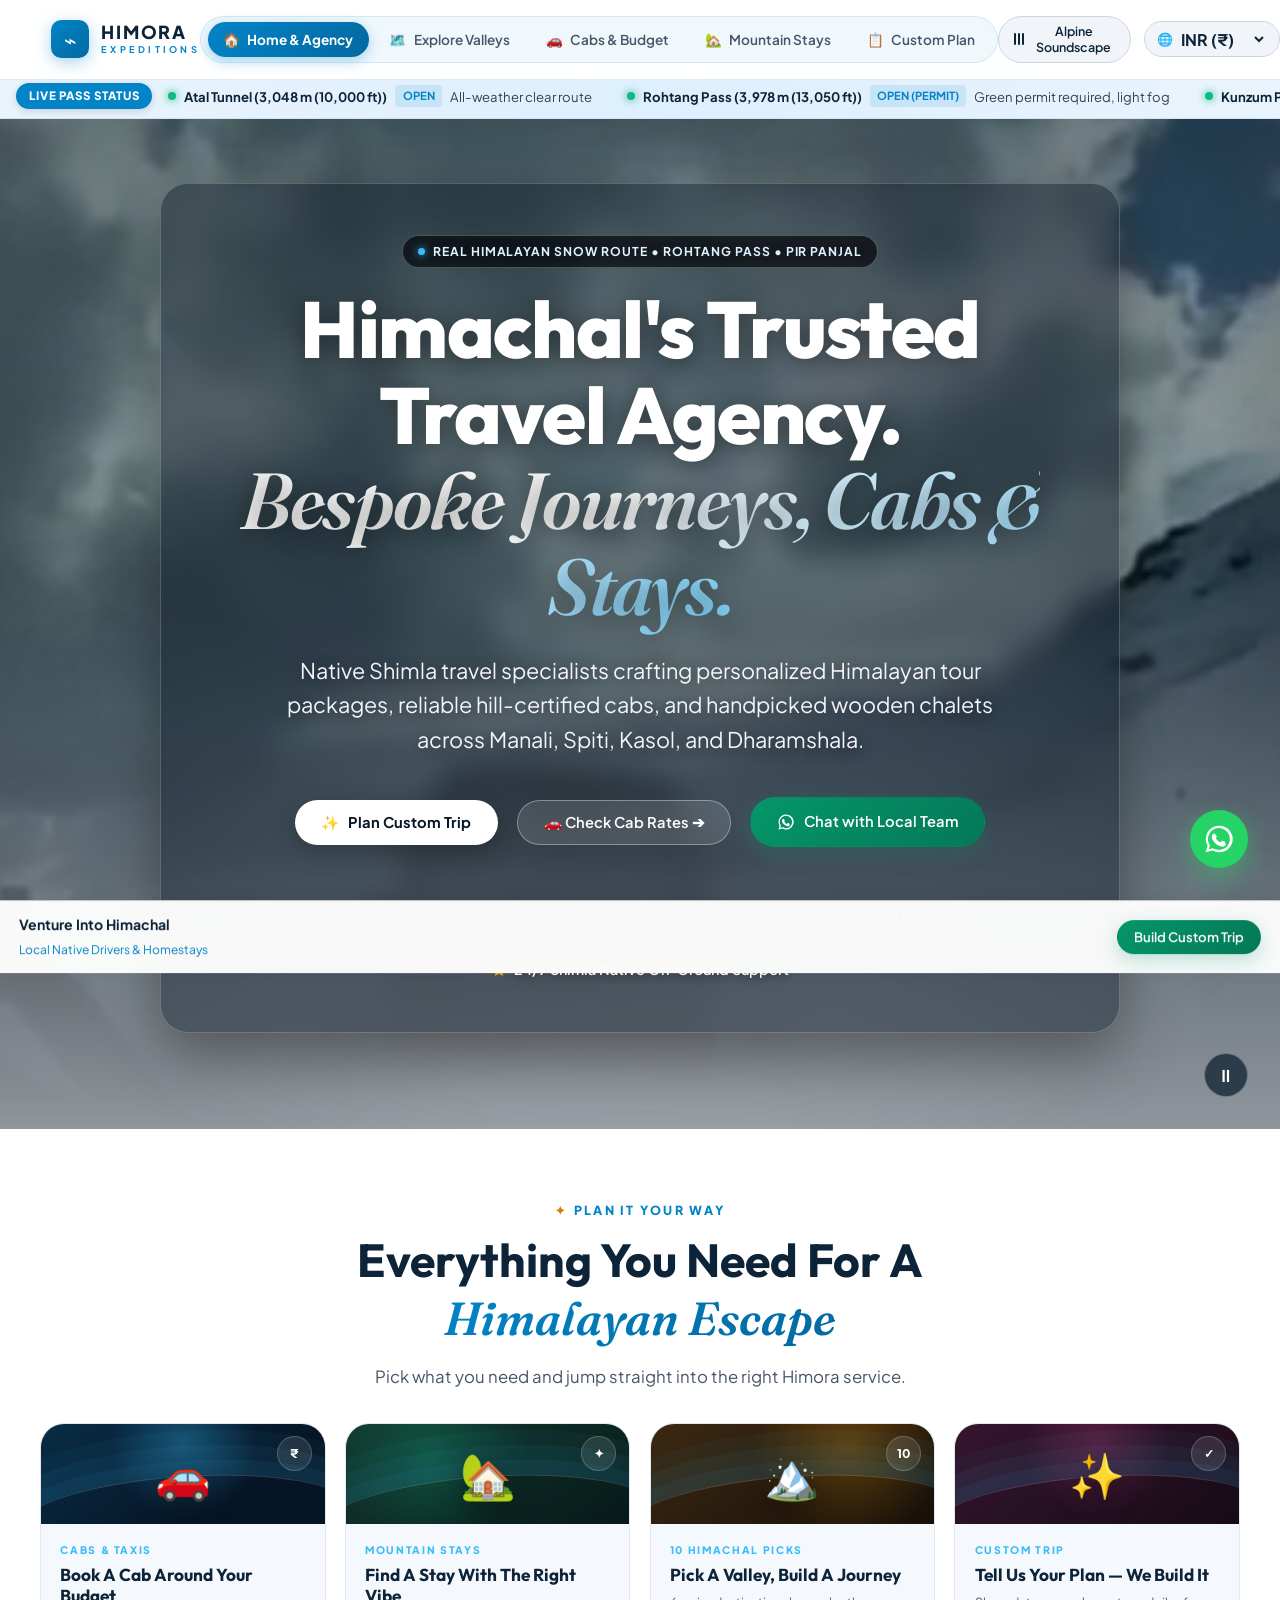
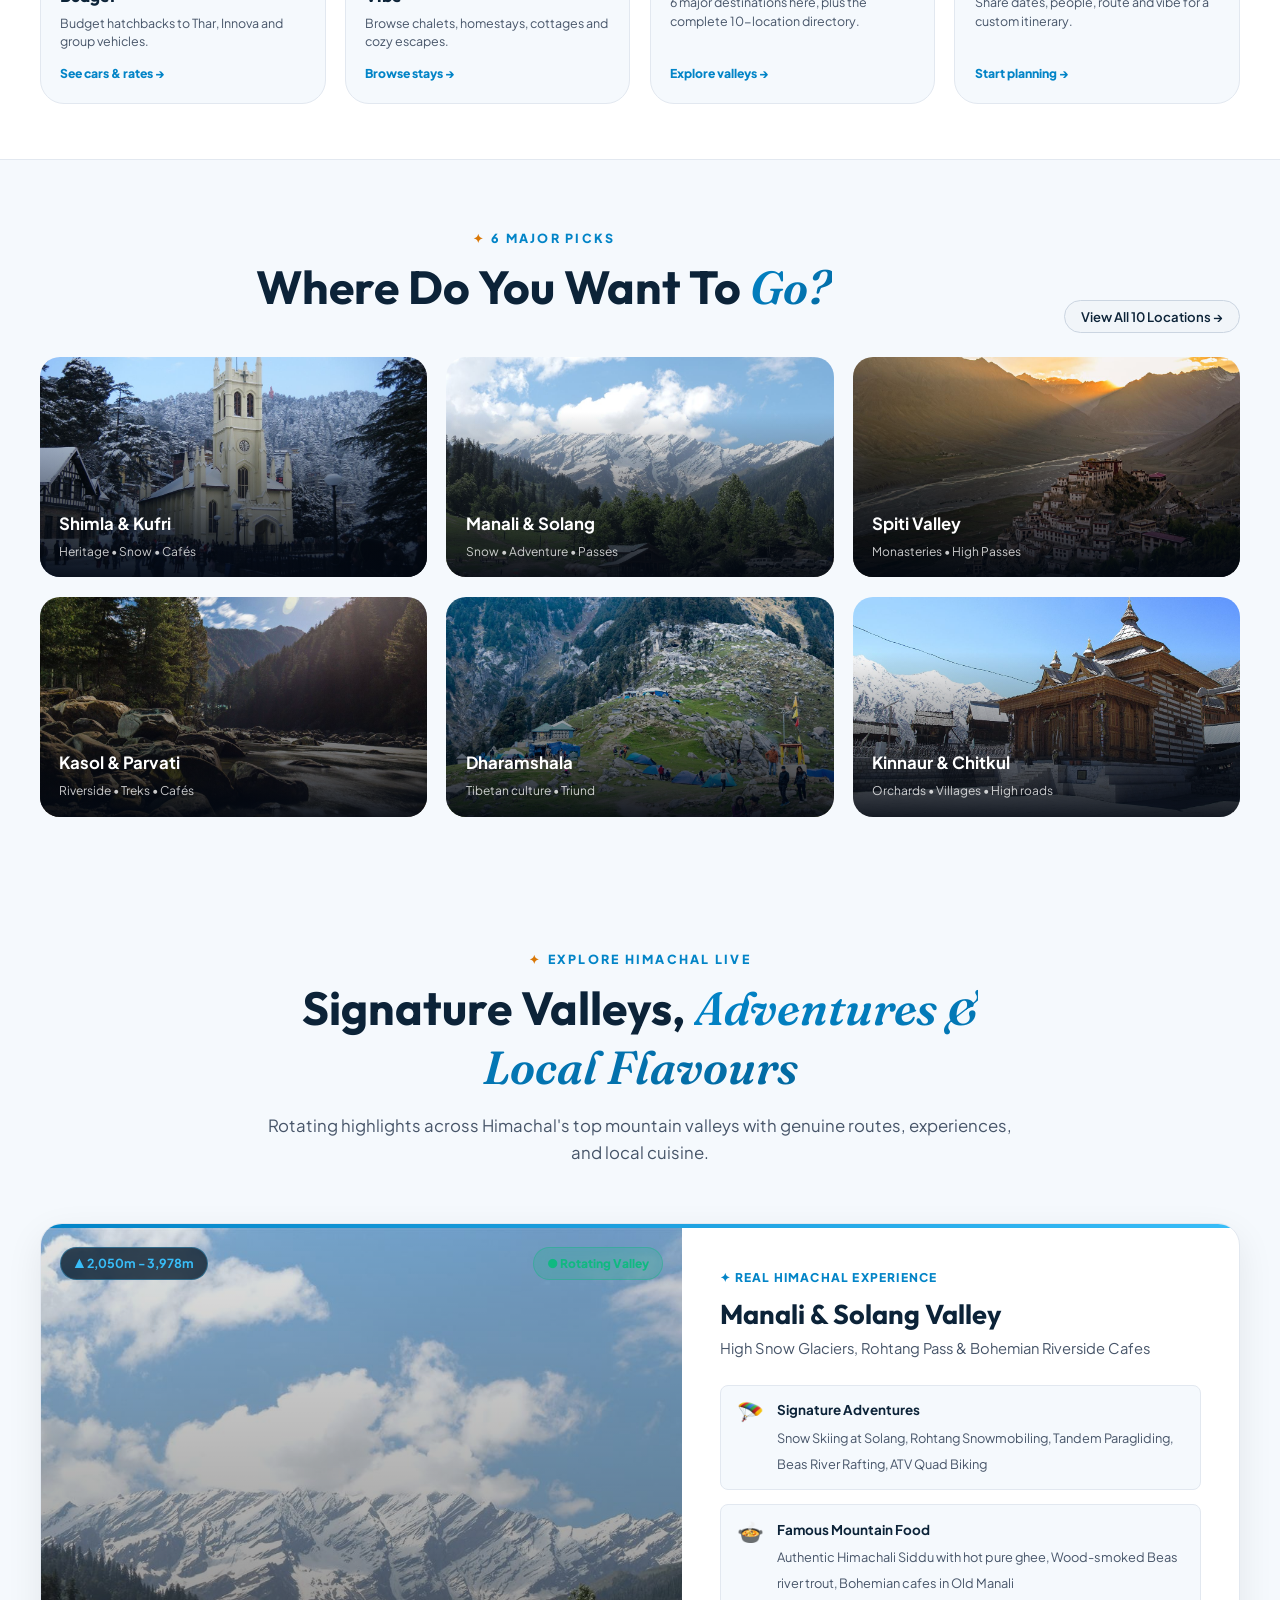
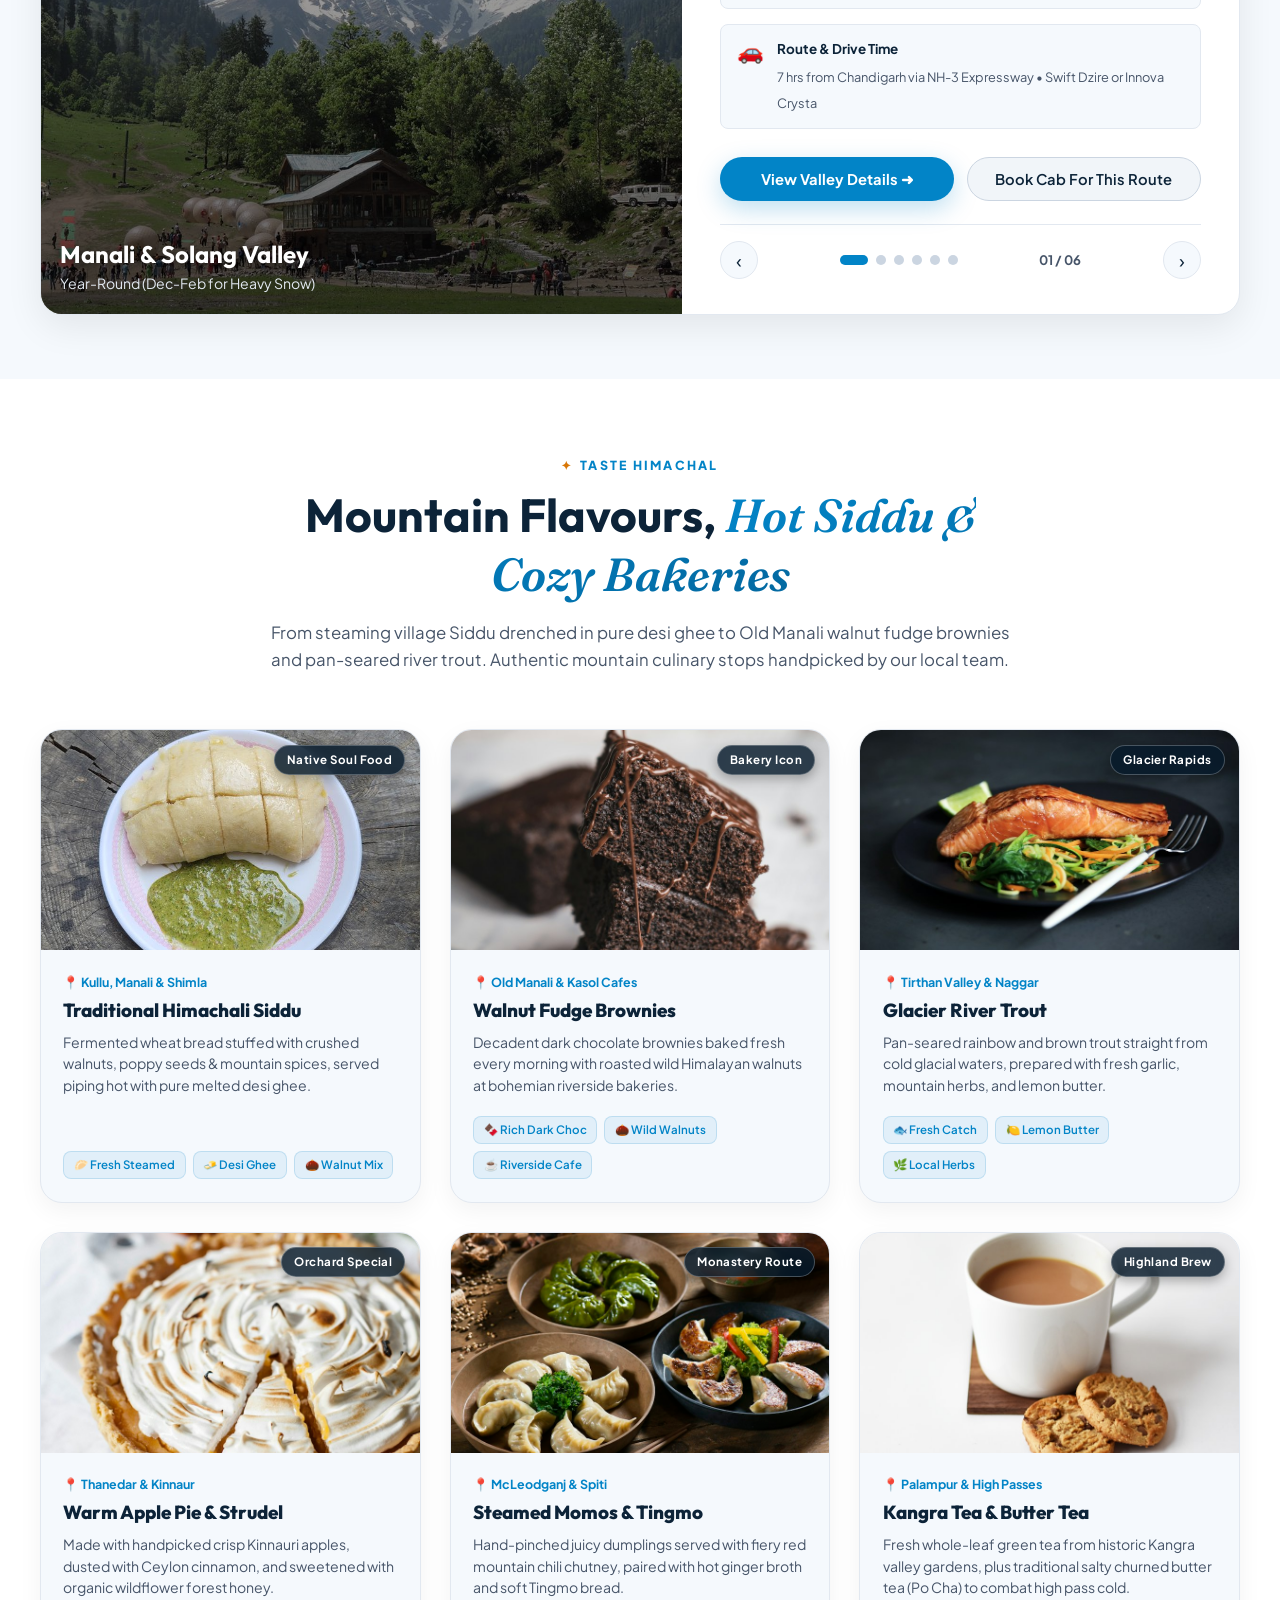
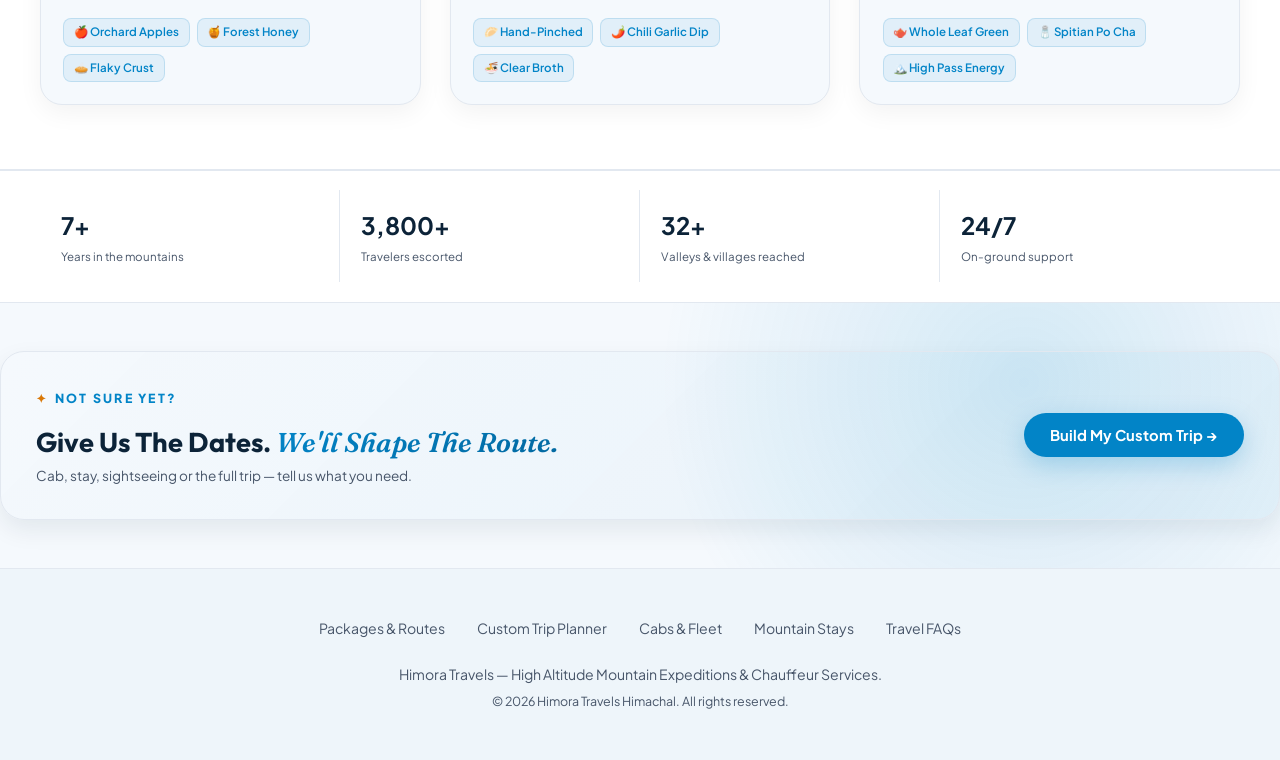
<file: index.html>
<!DOCTYPE html>
<html lang="en">
<head>
  <meta charset="UTF-8">
  <meta name="viewport" content="width=device-width, initial-scale=1.0">
  <title>Himora Travels — Bespoke Himalayan Expeditions & Luxury Mountain Journeys</title>
  <meta name="description" content="Handcrafted Himalayan expeditions, private 4x4 chauffeur tours, boutique valley stays, and local expertise. Based in Shimla, Himachal Pradesh.">
  <meta name="theme-color" content="#071a2b">

  <!-- Open Graph / WhatsApp / Facebook Preview Cards -->
  <meta property="og:type" content="website">
  <meta property="og:title" content="Himora Travels — Bespoke Himalayan Expeditions &amp; Luxury Mountain Journeys">
  <meta property="og:description" content="Native Shimla travel specialists crafting personalized Himalayan tour packages, reliable hill-certified cabs, and handpicked wooden chalets across Manali, Spiti, Kasol, and Dharamshala.">
  <meta property="og:image" content="images/landmarks/solang.jpg">
  <meta property="og:url" content="https://ashu02-dev.github.io/himora-travels/">

  <!-- Twitter Card -->
  <meta name="twitter:card" content="summary_large_image">
  <meta name="twitter:title" content="Himora Travels — Himachal's Trusted Travel Agency">
  <meta name="twitter:description" content="Bespoke journeys, certified mountain cabs &amp; cozy chalets across Himachal Pradesh.">
  <meta name="twitter:image" content="images/landmarks/solang.jpg">

  <!-- Preconnect to Google Fonts -->
  <link rel="preconnect" href="https://fonts.googleapis.com">
  <link rel="preconnect" href="https://fonts.gstatic.com" crossorigin>
  <link href="https://fonts.googleapis.com/css2?family=Fraunces:ital,opsz,wght@0,9..144,400;0,9..144,600;0,9..144,700;1,9..144,500;1,9..144,600&family=Outfit:wght@400;500;600;700;800&family=Plus+Jakarta+Sans:wght@400;500;600;700&display=swap" rel="stylesheet">

  <link rel="stylesheet" href="css/main.css">
</head>
<body>

  <!-- ===================================================================
       1. SITE HEADER & NAVIGATION
       =================================================================== -->
  <header class="site-header">
    <a href="#top" class="wordmark" aria-label="Himora Travels Home">
      <div class="wordmark-symbol">⌁</div>
      <div class="wordmark-text">
        <span class="wordmark-main">HIMORA</span>
        <span class="wordmark-sub">EXPEDITIONS</span>
      </div>
    </a>

    <nav class="main-nav" aria-label="Main Navigation">
      <a href="#" data-switch-tab="home" class="nav-tab-link is-active"><span>🏠</span> Home &amp; Agency</a>
      <a href="#" data-switch-tab="explore" class="nav-tab-link"><span>🗺️</span> Explore Valleys</a>
      <a href="#" data-switch-tab="cabs" class="nav-tab-link"><span>🚗</span> Cabs &amp; Budget</a>
      <a href="#" data-switch-tab="stays" class="nav-tab-link"><span>🏡</span> Mountain Stays</a>
      <a href="#" data-switch-tab="booking" class="nav-tab-link"><span>📋</span> Custom Plan</a>
    </nav>

    <div class="header-right">
      <!-- Ambient Mountain Soundscape Synthesizer -->
      <button class="soundscape-pill" id="soundscapeToggle" aria-pressed="false" title="Toggle realistic mountain wind & singing bowl">
        <span class="sound-waves">
          <span></span><span></span><span></span>
        </span>
        <span class="soundscape-label-text" id="soundscapeLabel">Alpine Soundscape</span>
      </button>

      <!-- Multi-currency Selector -->
      <div class="currency-select-wrap">
        <span>🌐</span>
        <select id="currencySelector" aria-label="Select Currency">
          <option value="INR">INR (₹)</option>
          <option value="USD">USD ($)</option>
          <option value="EUR">EUR (€)</option>
          <option value="GBP">GBP (£)</option>
          <option value="AUD">AUD (A$)</option>
        </select>
      </div>

      <!-- Theme Toggle (Light / Dark) -->
      <button class="theme-toggle-btn" id="themeToggleBtn" aria-label="Toggle Light or Dark Theme" title="Toggle Light/Dark Theme">
        <span id="themeToggleIcon">🌙</span>
      </button>

      <a href="#" data-switch-tab="booking" class="btn btn-solid btn-sm">Plan Trip</a>
    </div>
  </header>

  <!-- ===================================================================
       2. LIVE MOUNTAIN TELEMETRY TICKER
       =================================================================== -->
  <div class="telemetry-ticker-bar" aria-label="Live Mountain Pass Status">
    <div class="ticker-label">LIVE PASS STATUS</div>
    <div class="ticker-track" id="passStatusTicker">
      <!-- Injected via app.js -->
    </div>
  </div>


  <main id="top">

    <!-- ===================================================================
         PANEL 1: HOME & WHAT WE DO (CRISP, NON-LENGTHY, AUTO-SHOWCASE, VIDEO)
         =================================================================== -->
    <div class="agency-tab-panel is-active" id="tab-home"><section class="hero">
        <div class="hero-video-backdrop">
          <video id="heroVideo" class="hero-cinematic-video" autoplay muted loop playsinline preload="metadata" poster="images/landmarks/rohtang.jpg">
            <source src="assets/video/himalaya_snow_drive.webm" type="video/webm">
          </video>
        </div>
        <div class="hero-gradient-overlay"></div>
        <button class="hero-video-toggle" id="heroVideoToggle" aria-label="Pause/Play Video" title="Pause/Play Himalayan Snow Drive Video">⏸</button>

        <div class="hero-content">
          <div class="hero-video-badge">
            <span class="pulse-dot"></span> REAL HIMALAYAN SNOW ROUTE • ROHTANG PASS • PIR PANJAL
          </div>

          <h1>
            Himachal's Trusted Travel Agency.<br>
            <strong>Bespoke Journeys, Cabs &amp; Stays.</strong>
          </h1>

          <p class="hero-subtitle">
            Native Shimla travel specialists crafting personalized Himalayan tour packages, reliable hill-certified cabs, and handpicked wooden chalets across Manali, Spiti, Kasol, and Dharamshala.
          </p>

          <div class="hero-cta-group">
            <button class="btn btn-solid" data-switch-tab="booking">
              <span>✨</span> Plan Custom Trip
            </button>
            <button class="btn btn-outline" data-switch-tab="cabs">
              🚗 Check Cab Rates ➔
            </button>
            <a href="#" class="btn btn-emerald js-whatsapp-direct" data-msg="Hello Himora Travels! I would like to consult with a mountain specialist.">
              <svg width="18" height="18" viewBox="0 0 24 24" fill="currentColor"><path d="M12 2a10 10 0 0 0-8.6 15L2 22l5.2-1.4A10 10 0 1 0 12 2zm0 18.2a8.2 8.2 0 0 1-4.2-1.1l-.3-.2-3.1.8.8-3-.2-.3A8.2 8.2 0 1 1 12 20.2zm4.5-6.1c-.2-.1-1.5-.7-1.7-.8-.2-.1-.4-.1-.6.1-.2.2-.7.8-.8 1-.1.2-.3.2-.5.1-1.4-.7-2.3-1.2-3.2-2.8-.2-.4.2-.4.6-1.2.1-.1 0-.3 0-.4L9.3 8.4c-.2-.4-.4-.4-.6-.4h-.5c-.2 0-.5.1-.7.3-.2.2-.9.9-.9 2.2s.9 2.6 1.1 2.8c.1.2 1.8 2.8 4.5 3.8 2.1.8 2.5.6 3 .6.5 0 1.5-.6 1.7-1.2.2-.6.2-1.1.1-1.2-.1-.1-.3-.2-.5-.3z"/></svg>
              Chat with Local Team
            </a>
          </div>

          <div class="hero-highlights-strip">
            <span><svg width="16" height="16" viewBox="0 0 24 24" fill="currentColor"><path d="M12 2l3.09 6.26L22 9.27l-5 4.87 1.18 6.88L12 17.77l-6.18 3.25L7 14.14 2 9.27l6.91-1.01L12 2z"/></svg> Licensed Hill Drivers &amp; Snow Chains</span>
            <span><svg width="16" height="16" viewBox="0 0 24 24" fill="currentColor"><path d="M12 2l3.09 6.26L22 9.27l-5 4.87 1.18 6.88L12 17.77l-6.18 3.25L7 14.14 2 9.27l6.91-1.01L12 2z"/></svg> Transparent Per-KM / Fixed Route Rates</span>
            <span><svg width="16" height="16" viewBox="0 0 24 24" fill="currentColor"><path d="M12 2l3.09 6.26L22 9.27l-5 4.87 1.18 6.88L12 17.77l-6.18 3.25L7 14.14 2 9.27l6.91-1.01L12 2z"/></svg> 24/7 Shimla Native On-Ground Support</span>
          </div>
        </div>
      </section>
<section class="home-command-section"><div class="container"><div class="section-head home-command-head"><span class="section-tag">Plan It Your Way</span><h2>Everything You Need For A <strong>Himalayan Escape</strong></h2><p>Pick what you need and jump straight into the right Himora service.</p></div><div class="home-command-grid">
<div class="home-command-card" role="button" tabindex="0" data-switch-tab="cabs"><div class="home-command-art"><span>🚗</span><i>₹</i></div><div class="home-command-copy"><span class="home-command-kicker">CABS &amp; TAXIS</span><h3>Book A Cab Around Your Budget</h3><p>Budget hatchbacks to Thar, Innova and group vehicles.</p><span class="home-command-link">See cars &amp; rates →</span></div></div>
<div class="home-command-card home-command-stay" role="button" tabindex="0" data-switch-tab="stays"><div class="home-command-art"><span>🏡</span><i>✦</i></div><div class="home-command-copy"><span class="home-command-kicker">MOUNTAIN STAYS</span><h3>Find A Stay With The Right Vibe</h3><p>Browse chalets, homestays, cottages and cozy escapes.</p><span class="home-command-link">Browse stays →</span></div></div>
<div class="home-command-card home-command-trip" role="button" tabindex="0" data-switch-tab="explore"><div class="home-command-art"><span>🏔️</span><i>10</i></div><div class="home-command-copy"><span class="home-command-kicker">10 HIMACHAL PICKS</span><h3>Pick A Valley, Build A Journey</h3><p>6 major destinations here, plus the complete 10-location directory.</p><span class="home-command-link">Explore valleys →</span></div></div>
<div class="home-command-card home-command-plan" role="button" tabindex="0" data-switch-tab="booking"><div class="home-command-art"><span>✨</span><i>✓</i></div><div class="home-command-copy"><span class="home-command-kicker">CUSTOM TRIP</span><h3>Tell Us Your Plan — We Build It</h3><p>Share dates, people, route and vibe for a custom itinerary.</p><span class="home-command-link">Start planning →</span></div></div>
</div></div></section>
<section class="home-destinations-section"><div class="container"><div class="home-destinations-top"><div class="section-head" style="margin-bottom:0"><span class="section-tag">6 Major Picks</span><h2>Where Do You Want To <strong>Go?</strong></h2></div><button class="btn btn-outline btn-sm" data-switch-tab="explore">View All 10 Locations →</button></div><div class="home-destination-grid">
<div class="home-destination-card" role="button" tabindex="0" data-switch-tab="explore"><img src="images/landmarks/ridge_church.jpg" alt="Shimla & Kufri" loading="lazy"><span><b>Shimla &amp; Kufri</b><small>Heritage • Snow • Cafés</small></span></div>
<div class="home-destination-card" role="button" tabindex="0" data-switch-tab="explore"><img src="images/landmarks/solang.jpg" alt="Manali & Solang" loading="lazy"><span><b>Manali &amp; Solang</b><small>Snow • Adventure • Passes</small></span></div>
<div class="home-destination-card" role="button" tabindex="0" data-switch-tab="explore"><img src="images/landmarks/key_monastery.jpg" alt="Spiti Valley" loading="lazy"><span><b>Spiti Valley</b><small>Monasteries • High Passes</small></span></div>
<div class="home-destination-card" role="button" tabindex="0" data-switch-tab="explore"><img src="images/landmarks/parvati_kasol.jpg" alt="Kasol & Parvati" loading="lazy"><span><b>Kasol &amp; Parvati</b><small>Riverside • Treks • Cafés</small></span></div>
<div class="home-destination-card" role="button" tabindex="0" data-switch-tab="explore"><img src="images/landmarks/triund.jpg" alt="Dharamshala" loading="lazy"><span><b>Dharamshala</b><small>Tibetan culture • Triund</small></span></div>
<div class="home-destination-card" role="button" tabindex="0" data-switch-tab="explore"><img src="images/landmarks/chitkul.jpg" alt="Kinnaur & Chitkul" loading="lazy"><span><b>Kinnaur &amp; Chitkul</b><small>Orchards • Villages • High roads</small></span></div>
</div></div></section>

      <!-- AUTO-CHANGING VALLEY SHOWCASE (ADVENTURES & FAMOUS FOOD) -->
      <section class="agency-showcase-section" id="agencyShowcaseContainer">
        <div class="container">
          <div class="section-head compact-section-head">
            <span class="section-tag">Explore Himachal Live</span>
            <h2>Signature Valleys, <strong>Adventures &amp; Local Flavours</strong></h2>
            <p>Rotating highlights across Himachal's top mountain valleys with genuine routes, experiences, and local cuisine.</p>
          </div>

          <div class="agency-showcase-card">
            <div class="showcase-progress-wrap">
              <div class="showcase-progress-bar" id="showcaseProgressBar"></div>
            </div>

            <div class="showcase-layout">
              <!-- Left: Media -->
              <div class="showcase-media">
                <img id="showcaseImg" class="showcase-img" src="images/landmarks/solang.jpg" alt="Manali" loading="eager">
                <div class="showcase-media-overlay"></div>
                <div class="showcase-floating-badges">
                  <span class="showcase-alt-badge" id="showcaseAlt">▲ 2,050m - 3,978m</span>
                  <span class="showcase-live-tag">● Rotating Valley</span>
                </div>
                <div class="showcase-media-caption">
                  <h4 id="showcaseCapTitle">Manali &amp; Rohtang Pass</h4>
                  <p id="showcaseCapSub">Year-Round (Dec-Feb for Heavy Snow)</p>
                </div>
              </div>

              <!-- Right: Content & Adventure/Food Highlights -->
              <div class="showcase-body">
                <div>
                  <span class="showcase-eyebrow">✦ Real Himachal Experience</span>
                  <h3 id="showcaseTitle">Manali &amp; Solang Alpine Valley</h3>
                  <p class="showcase-tagline" id="showcaseTagline">High Snow Glaciers, Rohtang Pass &amp; Bohemian Riverside Cafes</p>

                  <div class="showcase-features-stack">
                    <div class="showcase-feature-item">
                      <div class="showcase-feat-icon">🪂</div>
                      <div class="showcase-feat-text">
                        <strong>Signature Adventures</strong>
                        <span id="showcaseAdvText">Snow Skiing at Solang, Rohtang Snowmobiling, Tandem Paragliding, Beas River Rafting, ATV Quad Biking</span>
                      </div>
                    </div>

                    <div class="showcase-feature-item">
                      <div class="showcase-feat-icon">🍲</div>
                      <div class="showcase-feat-text">
                        <strong>Famous Mountain Food</strong>
                        <span id="showcaseFoodText">Authentic Himachali Siddu with hot pure ghee, Wood-smoked Beas river trout, Bohemian cafes in Old Manali</span>
                      </div>
                    </div>

                    <div class="showcase-feature-item">
                      <div class="showcase-feat-icon">🚗</div>
                      <div class="showcase-feat-text">
                        <strong>Route &amp; Drive Time</strong>
                        <span id="showcaseDriveText">7 hrs from Chandigarh via NH-3 Expressway • Swift Dzire or Innova Crysta</span>
                      </div>
                    </div>
                  </div>
                </div>

                <div class="showcase-bottom-area">
                  <div class="showcase-actions">
                    <button class="btn btn-solid" id="showcaseDetailsBtn">View Valley Details ➜</button>
                    <button class="btn btn-outline" id="showcaseBookCabBtn">Book Cab For This Route</button>
                  </div>

                  <div class="showcase-controls-bar">
                    <button class="showcase-nav-btn" id="showcasePrevBtn" aria-label="Previous Location">‹</button>
                    
                    <div class="showcase-dots">
                      <button class="showcase-dot is-active" onclick="selectShowcaseSlide(0)" aria-label="Slide 1"></button>
                      <button class="showcase-dot" onclick="selectShowcaseSlide(1)" aria-label="Slide 2"></button>
                      <button class="showcase-dot" onclick="selectShowcaseSlide(2)" aria-label="Slide 3"></button>
                      <button class="showcase-dot" onclick="selectShowcaseSlide(3)" aria-label="Slide 4"></button>
                      <button class="showcase-dot" onclick="selectShowcaseSlide(4)" aria-label="Slide 5"></button>
                      <button class="showcase-dot" onclick="selectShowcaseSlide(5)" aria-label="Slide 6"></button>
                    </div>

                    <span class="showcase-counter" id="showcaseCounter">01 / 06</span>

                    <button class="showcase-nav-btn" id="showcaseNextBtn" aria-label="Next Location">›</button>
                  </div>
                </div>
              </div>
            </div>
          </div>
        </div>
      </section>
      <!-- ===================================================================
           NATIVE HIMALAYAN FLAVOURS, SIDDU & BAKERY SECRETS
           =================================================================== -->
      <section class="home-food-section" id="mountain-food">
        <div class="container">
          <div class="section-head compact-section-head">
            <span class="section-tag">Taste Himachal</span>
            <h2>Mountain Flavours, <strong>Hot Siddu &amp; Cozy Bakeries</strong></h2>
            <p>From steaming village Siddu drenched in pure desi ghee to Old Manali walnut fudge brownies and pan-seared river trout. Authentic mountain culinary stops handpicked by our local team.</p>
          </div>

          <div class="home-food-grid">
            <!-- 1. Siddu -->
            <div class="home-food-card">
              <div class="home-food-media">
                <img src="images/food/siddu.jpg" alt="Himachali Siddu with Pure Ghee" loading="lazy">
                <span class="food-badge">Native Soul Food</span>
              </div>
              <div class="home-food-body">
                <span class="food-loc">📍 Kullu, Manali &amp; Shimla</span>
                <h3>Traditional Himachali Siddu</h3>
                <p>Fermented wheat bread stuffed with crushed walnuts, poppy seeds &amp; mountain spices, served piping hot with pure melted desi ghee.</p>
                <div class="food-tag-row">
                  <span>🥟 Fresh Steamed</span>
                  <span>🧈 Desi Ghee</span>
                  <span>🌰 Walnut Mix</span>
                </div>
              </div>
            </div>

            <!-- 2. Brownies -->
            <div class="home-food-card">
              <div class="home-food-media">
                <img src="images/food/brownie.jpg" alt="Old Manali Walnut Fudge Brownies" loading="lazy">
                <span class="food-badge">Bakery Icon</span>
              </div>
              <div class="home-food-body">
                <span class="food-loc">📍 Old Manali &amp; Kasol Cafes</span>
                <h3>Walnut Fudge Brownies</h3>
                <p>Decadent dark chocolate brownies baked fresh every morning with roasted wild Himalayan walnuts at bohemian riverside bakeries.</p>
                <div class="food-tag-row">
                  <span>🍫 Rich Dark Choc</span>
                  <span>🌰 Wild Walnuts</span>
                  <span>☕ Riverside Cafe</span>
                </div>
              </div>
            </div>

            <!-- 3. River Trout -->
            <div class="home-food-card">
              <div class="home-food-media">
                <img src="images/food/trout.jpg" alt="Fresh Himalayan River Trout" loading="lazy">
                <span class="food-badge">Glacier Rapids</span>
              </div>
              <div class="home-food-body">
                <span class="food-loc">📍 Tirthan Valley &amp; Naggar</span>
                <h3>Glacier River Trout</h3>
                <p>Pan-seared rainbow and brown trout straight from cold glacial waters, prepared with fresh garlic, mountain herbs, and lemon butter.</p>
                <div class="food-tag-row">
                  <span>🐟 Fresh Catch</span>
                  <span>🍋 Lemon Butter</span>
                  <span>🌿 Local Herbs</span>
                </div>
              </div>
            </div>

            <!-- 4. Apple Pie -->
            <div class="home-food-card">
              <div class="home-food-media">
                <img src="images/food/apple_pie.jpg" alt="Himachali Apple Pie" loading="lazy">
                <span class="food-badge">Orchard Special</span>
              </div>
              <div class="home-food-body">
                <span class="food-loc">📍 Thanedar &amp; Kinnaur</span>
                <h3>Warm Apple Pie &amp; Strudel</h3>
                <p>Made with handpicked crisp Kinnauri apples, dusted with Ceylon cinnamon, and sweetened with organic wildflower forest honey.</p>
                <div class="food-tag-row">
                  <span>🍎 Orchard Apples</span>
                  <span>🍯 Forest Honey</span>
                  <span>🥧 Flaky Crust</span>
                </div>
              </div>
            </div>

            <!-- 5. Tibetan Momos -->
            <div class="home-food-card">
              <div class="home-food-media">
                <img src="images/food/momos.jpg" alt="Tibetan Steamed Momos & Tingmo" loading="lazy">
                <span class="food-badge">Monastery Route</span>
              </div>
              <div class="home-food-body">
                <span class="food-loc">📍 McLeodganj &amp; Spiti</span>
                <h3>Steamed Momos &amp; Tingmo</h3>
                <p>Hand-pinched juicy dumplings served with fiery red mountain chili chutney, paired with hot ginger broth and soft Tingmo bread.</p>
                <div class="food-tag-row">
                  <span>🥟 Hand-Pinched</span>
                  <span>🌶️ Chili Garlic Dip</span>
                  <span>🍜 Clear Broth</span>
                </div>
              </div>
            </div>

            <!-- 6. Mountain Brew -->
            <div class="home-food-card">
              <div class="home-food-media">
                <img src="images/food/mountain_tea.jpg" alt="Kangra Orthodox Tea & Spiti Butter Tea" loading="lazy">
                <span class="food-badge">Highland Brew</span>
              </div>
              <div class="home-food-body">
                <span class="food-loc">📍 Palampur &amp; High Passes</span>
                <h3>Kangra Tea &amp; Butter Tea</h3>
                <p>Fresh whole-leaf green tea from historic Kangra valley gardens, plus traditional salty churned butter tea (Po Cha) to combat high pass cold.</p>
                <div class="food-tag-row">
                  <span>🫖 Whole Leaf Green</span>
                  <span>🧂 Spitian Po Cha</span>
                  <span>🏔️ High Pass Energy</span>
                </div>
              </div>
            </div>
          </div>
        </div>
      </section>

<section class="home-proof-section"><div class="container home-proof-grid"><div><strong>7+</strong><span>Years in the mountains</span></div><div><strong>3,800+</strong><span>Travelers escorted</span></div><div><strong>32+</strong><span>Valleys &amp; villages reached</span></div><div><strong>24/7</strong><span>On-ground support</span></div></div></section>
<section class="home-final-cta"><div class="container home-final-cta-inner"><div><span class="section-tag">Not Sure Yet?</span><h2>Give Us The Dates. <strong>We'll Shape The Route.</strong></h2><p>Cab, stay, sightseeing or the full trip — tell us what you need.</p></div><button class="btn btn-solid" data-switch-tab="booking">Build My Custom Trip →</button></div></section></div>

<div class="agency-tab-panel" id="tab-explore">
<section class="weather-telemetry-section container">
      <div class="weather-grid" id="weatherGrid">
        <!-- Rendered via app.js -->
      </div>
    </section>
<section class="map-visualizer-section" id="valley-map">
      <div class="container">
        <div class="section-head">
          <span class="section-tag">Topographical Navigator</span>
          <h2>Explore Himachal by <strong>Altitude & Mountain Passes</strong></h2>
          <p>Interactive topographic relief map displaying major Himalayan river systems, snow peaks, and national highway arteries. Click on any valley pin to inspect elevation, travel time, and routes.</p>
        </div>

        <div class="map-visualizer-layout">
          <!-- Left: Mountain Map with Interactive Topography & Pins -->
          <div class="map-viewport">
            <!-- Map Top Bar Controls -->
            <div class="map-top-bar">
              <div class="map-badge-group">
                <span class="map-live-tag"><span class="pulse-dot"></span> HIMALAYAN RADAR</span>
                <span class="map-coords-tag">LAT 31.10° N • ELEV 1,457m - 4,551m</span>
              </div>
              <div class="map-filter-pills">
                <button class="map-filter-btn is-active" data-filter="all" onclick="filterMapElevations('all')">All Valleys</button>
                <button class="map-filter-btn" data-filter="high" onclick="filterMapElevations('high')">High Pass (3000m+)</button>
                <button class="map-filter-btn" data-filter="mid" onclick="filterMapElevations('mid')">Valleys (&lt;2500m)</button>
              </div>
            </div>

            <!-- Topographic Relief SVG with Snow Peaks & Rivers -->
            <svg class="map-svg-canvas" viewBox="0 0 1000 650" preserveAspectRatio="none">
              <defs>
                <linearGradient id="riverGrad" x1="0%" y1="0%" x2="100%" y2="100%">
                  <stop offset="0%" stop-color="#38bdf8"/>
                  <stop offset="100%" stop-color="#06b6d4"/>
                </linearGradient>
                <linearGradient id="snowPeakGrad" x1="0%" y1="0%" x2="0%" y2="100%">
                  <stop offset="0%" stop-color="#ffffff"/>
                  <stop offset="50%" stop-color="#e0f2fe"/>
                  <stop offset="100%" stop-color="#0284c7" stop-opacity="0.2"/>
                </linearGradient>
              </defs>

              <!-- Topographic Elevation Contour Lines -->
              <path class="topo-contour" d="M 0,220 C 180,180 320,320 520,240 C 720,160 850,280 1000,210" fill="none" stroke="rgba(56,189,248,0.25)" stroke-width="1.5" />
              <path class="topo-contour" d="M 0,310 C 220,260 400,390 620,300 C 800,220 900,330 1000,290" fill="none" stroke="rgba(56,189,248,0.2)" stroke-width="1.2" />
              <path class="topo-contour" d="M 0,420 C 250,380 450,490 700,410 C 850,350 940,430 1000,390" fill="none" stroke="rgba(56,189,248,0.15)" stroke-width="1" />
              <path class="topo-contour" d="M 0,520 C 280,480 500,560 760,490 C 890,440 960,510 1000,480" fill="none" stroke="rgba(56,189,248,0.12)" stroke-width="1" />

              <!-- Snow Peaks -->
              <polygon points="860,250 890,140 920,250" fill="url(#snowPeakGrad)" opacity="0.45" />
              <polygon points="880,175 890,140 900,175" fill="#ffffff" opacity="0.95" />
              <text x="890" y="130" class="map-label-peak" text-anchor="middle">▲ Kinner Kailash 6,050m</text>

              <polygon points="730,190 770,90 810,190" fill="url(#snowPeakGrad)" opacity="0.5" />
              <polygon points="755,125 770,90 785,125" fill="#ffffff" opacity="0.95" />
              <text x="770" y="80" class="map-label-peak" text-anchor="middle">▲ Kunzum Pass 4,551m</text>

              <polygon points="410,230 450,130 490,230" fill="url(#snowPeakGrad)" opacity="0.45" />
              <polygon points="435,165 450,130 465,165" fill="#ffffff" opacity="0.9" />
              <text x="450" y="120" class="map-label-peak" text-anchor="middle">▲ Rohtang Glacier 3,978m</text>

              <polygon points="130,220 170,120 210,220" fill="url(#snowPeakGrad)" opacity="0.4" />
              <polygon points="155,155 170,120 185,155" fill="#ffffff" opacity="0.9" />
              <text x="170" y="110" class="map-label-peak" text-anchor="middle">▲ Dhauladhar Crest 3,800m</text>

              <!-- Glacial River Channels -->
              <path id="riverBeas" class="map-river-path" d="M 460,140 Q 440,240 420,320 T 320,440 T 150,560" fill="none" stroke="url(#riverGrad)" stroke-width="2.5" opacity="0.65" />
              <text x="340" y="400" class="map-label-river" transform="rotate(-30 340,400)">~ Beas River ~</text>

              <path id="riverSatluj" class="map-river-path" d="M 940,240 Q 820,320 680,410 T 520,490 T 360,590" fill="none" stroke="url(#riverGrad)" stroke-width="3" opacity="0.65" />
              <text x="660" y="440" class="map-label-river" transform="rotate(-15 660,440)">~ Satluj River ~</text>

              <path id="riverParvati" class="map-river-path" d="M 640,260 Q 560,310 440,320" fill="none" stroke="url(#riverGrad)" stroke-width="2" opacity="0.75" />
              <text x="540" y="300" class="map-label-river">~ Parvati River ~</text>

              <path id="riverSpiti" class="map-river-path" d="M 720,110 Q 790,160 840,250" fill="none" stroke="url(#riverGrad)" stroke-width="2" opacity="0.7" />
              <text x="790" y="190" class="map-label-river" transform="rotate(40 790,190)">~ Spiti River ~</text>

              <!-- Highway Routes with Glowing Dashes -->
              <path id="routeHindustanTibet" class="map-highway-route" d="M 440,610 L 470,510 L 580,430 L 760,340 L 800,200" fill="none" stroke="#f59e0b" stroke-width="2.5" stroke-dasharray="6,4" opacity="0.7" />
              <path id="routeManaliExp" class="map-highway-route" d="M 440,610 L 460,490 L 430,360 L 440,250 L 450,170" fill="none" stroke="#38bdf8" stroke-width="2.5" stroke-dasharray="6,4" opacity="0.7" />
              <path id="routeJalori" class="map-highway-route" d="M 470,510 L 500,420 L 430,360" fill="none" stroke="#10b981" stroke-width="2" stroke-dasharray="4,4" opacity="0.6" />

              <!-- Range Rings -->
              <circle cx="500" cy="350" r="140" fill="none" stroke="rgba(255,255,255,0.08)" stroke-width="1" stroke-dasharray="4,8" />
              <circle cx="500" cy="350" r="260" fill="none" stroke="rgba(255,255,255,0.06)" stroke-width="1" stroke-dasharray="4,8" />

              <!-- Compass Rose -->
              <g class="compass-rose" transform="translate(70, 530)">
                <circle r="30" fill="rgba(7,26,43,0.75)" stroke="rgba(56,189,248,0.3)" stroke-width="1"/>
                <polygon points="0,-24 5,-6 0,-10 -5,-6" fill="#38bdf8"/>
                <polygon points="0,24 5,6 0,10 -5,6" fill="rgba(255,255,255,0.4)"/>
                <polygon points="24,0 6,5 10,0 6,-5" fill="rgba(255,255,255,0.4)"/>
                <polygon points="-24,0 -6,5 -10,0 -6,-5" fill="rgba(255,255,255,0.4)"/>
                <text x="0" y="-28" fill="#38bdf8" font-size="10" font-weight="800" text-anchor="middle">N</text>
                <text x="32" y="3" fill="rgba(255,255,255,0.6)" font-size="8" text-anchor="middle">E</text>
                <text x="0" y="36" fill="rgba(255,255,255,0.6)" font-size="8" text-anchor="middle">S</text>
                <text x="-32" y="3" fill="rgba(255,255,255,0.6)" font-size="8" text-anchor="middle">W</text>
              </g>
            </svg>

            <!-- Valley Interactive Pins -->
            <div class="map-pins-layer">
              <button class="map-valley-pin pin-spiti is-selected" data-valley="spiti" data-elev="high">
                <span class="pin-dot"></span>
                <span class="pin-title">Spiti Valley</span>
                <span class="pin-alt">3,800m</span>
              </button>
              <button class="map-valley-pin pin-manali" data-valley="manali" data-elev="mid">
                <span class="pin-dot"></span>
                <span class="pin-title">Manali</span>
                <span class="pin-alt">2,050m</span>
              </button>
              <button class="map-valley-pin pin-kasol" data-valley="kasol" data-elev="mid">
                <span class="pin-dot"></span>
                <span class="pin-title">Kasol &amp; Parvati</span>
                <span class="pin-alt">1,580m</span>
              </button>
              <button class="map-valley-pin pin-dharamshala" data-valley="dharamshala" data-elev="mid">
                <span class="pin-dot"></span>
                <span class="pin-title">Dharamshala</span>
                <span class="pin-alt">1,457m</span>
              </button>
              <button class="map-valley-pin pin-shimla" data-valley="shimla" data-elev="mid">
                <span class="pin-dot"></span>
                <span class="pin-title">Shimla (HQ)</span>
                <span class="pin-alt">2,276m</span>
              </button>
              <button class="map-valley-pin pin-kinnaur" data-valley="kinnaur" data-elev="high">
                <span class="pin-dot"></span>
                <span class="pin-title">Kinnaur &amp; Chitkul</span>
                <span class="pin-alt">3,450m</span>
              </button>
              <button class="map-valley-pin pin-bir" data-valley="bir" data-elev="mid">
                <span class="pin-dot"></span>
                <span class="pin-title">Bir Billing</span>
                <span class="pin-alt">2,400m</span>
              </button>
              <button class="map-valley-pin pin-tirthan" data-valley="tirthan" data-elev="mid"><span class="pin-dot"></span><span class="pin-title">Tirthan &amp; Jibhi</span><span class="pin-alt">1,600m</span></button>
              <button class="map-valley-pin pin-kullu" data-valley="kullu-naggar" data-elev="mid"><span class="pin-dot"></span><span class="pin-title">Kullu &amp; Naggar</span><span class="pin-alt">1,220m</span></button>
              <button class="map-valley-pin pin-dalhousie" data-valley="dalhousie-khajjiar" data-elev="mid"><span class="pin-dot"></span><span class="pin-title">Dalhousie &amp; Khajjiar</span><span class="pin-alt">1,970m</span></button>
            </div>

            <!-- Map Viewport Legend -->
            <div class="map-viewport-footer">
              <div class="map-legend-items">
                <span><i style="background:#f59e0b;"></i> NH-5 Tibet Rd</span>
                <span><i style="background:#38bdf8;"></i> NH-3 Atal Tunnel</span>
                <span><i style="background:#06b6d4;"></i> Glacial Rivers</span>
                <span><i style="background:#10b981;"></i> Jalori Pass Link</span>
              </div>
              <div class="map-source-tag">
                ⌖ Topographic relief calibrated for Himachal terrain
              </div>
            </div>
          </div>

          <!-- Right: Dynamic Valley Spotlight Card -->
          <div class="map-detail-card" id="mapDetailCard">
            <div class="map-detail-media">
              <img id="mapDetailPhoto" src="images/landmarks/key_monastery.jpg" alt="Spiti Key Monastery Preview" loading="lazy" decoding="async">
            </div>
            <div class="map-detail-body">
              <span class="section-tag">Valley Spotlight</span>
              <h3 id="mapDetailTitle" style="font-size:1.6rem; color:#fff;">Spiti Valley &amp; Chandratal</h3>
              
              <div class="map-detail-meta">
                <span class="meta-pill" id="mapDetailAltitude">3,800 m to 4,551 m</span>
                <span class="meta-pill" id="mapDetailDrive">12 hrs from Chandigarh</span>
              </div>

              <div class="map-detail-facts">
                <p><strong>🎯 Famous For:</strong> <span id="mapDetailBestFor" style="color:var(--text-muted);">Lunar desert landscapes, 1000-year Key monastery, billion-star stargazing</span></p>
                <p><strong>🍲 Local Delicacy:</strong> <span id="mapDetailFood" style="color:var(--text-muted);">Butter tea (Po Cha), Spitian Thukpa &amp; Tingmo</span></p>
              </div>

              <button class="btn btn-solid btn-block" id="mapDetailCta">
                Explore Dedicated Valley Package ➔
              </button>
            </div>
          </div>

        </div>
      </div>
    </section>
<section class="famous-sites-section container" id="famous-sites">
      <div class="section-head">
        <span class="section-tag">Explore By Region</span>
        <h2>Iconic Mountain Valleys <strong>(Click To View Sites & Activities)</strong></h2>
        <p>Showing 6 primary Himalayan expedition hubs. Click on any valley card to pop up its dedicated guide featuring authentic site photos, elevations, must-do adventures, and local cuisines.</p>
      </div>

      <div class="destinations-grid" id="famousSitesContainer">
        <!-- Top 6 rendered by default, remaining extra circuits hidden until toggle via app.js -->
      </div>

      <!-- Compact Expand/Collapse Button for Extra Valleys -->
      <div class="dest-toggle-wrap">
        <button class="btn btn-outline" id="destToggleBtn" onclick="toggleExtraValleys()">
          ✦ View All 10 Himalayan Locations &amp; Offbeat Circuits (Kinnaur, Bir, Kullu, Dalhousie) ▾
        </button>
      </div>
    </section>
<section class="packages-section container" id="packages">
      <div class="section-head">
        <span class="section-tag">Handpicked Signature Routes</span>
        <h2>Journeys Designed For <strong>The Soul</strong></h2>
        <p>From the arid lunar ravines of Spiti to the emerald apple orchards of Kinnaur and misty cedar trails of Manali.</p>
      </div>

      <!-- Filter Tabs -->
      <div class="filter-tabs">
        <button class="filter-tab-btn is-active" data-category="all">All Experiences</button>
        <button class="filter-tab-btn" data-category="expedition">High Altitude 4x4</button>
        <button class="filter-tab-btn" data-category="classic">Classic Scenic Escapes</button>
        <button class="filter-tab-btn" data-category="offbeat">Offbeat Woods & Treks</button>
        <button class="filter-tab-btn" data-category="honeymoon">Romantic & Luxury</button>
        <button class="filter-tab-btn" data-category="adventure">Adventure & Aviation</button>
      </div>

      <!-- Packages Grid -->
      <div class="packages-grid" id="packagesGrid">
        <!-- Rendered via app.js -->
      </div>
    </section>
    </div>


    <!-- ===================================================================
         PANEL 3: CABS & FLEET (PORTAL ACCORDING TO BUDGET)
         =================================================================== -->
    <div class="agency-tab-panel" id="tab-cabs">
<section class="fleet-compact-section container" id="fleet">
      <div class="fleet-budget-banner">
        <div class="fleet-budget-info">
          <span class="section-tag">Mountain Transit Logistics</span>
          <h2>Book Cab According To <strong>Your Budget &amp; Group Size</strong></h2>
          <p>Verified native hill chauffeurs, sanitized vehicles with snow chains, and transparent government-aligned per-km rates. From agile Alto 800 for couples to 4x4 Thar and 16-seater group cruisers.</p>
          
          <div class="fleet-quick-pills">
            <button class="fleet-pill" onclick="openFleetModal('alto')">🚗 <strong>Alto 800:</strong> from ₹11/km</button>
            <button class="fleet-pill" onclick="openFleetModal('sedan')">🚘 <strong>Swift Dzire:</strong> from ₹14/km</button>
            <button class="fleet-pill" onclick="openFleetModal('suv-innova')">🚙 <strong>Innova Crysta:</strong> from ₹20/km</button>
            <button class="fleet-pill" onclick="openFleetModal('offroad-thar')">🏔️ <strong>4x4 Thar:</strong> from ₹24/km</button>
            <button class="fleet-pill" onclick="openFleetModal('tempo-traveller')">🚐 <strong>Tempo Traveller:</strong> from ₹32/km</button>
          </div>
        </div>

        <div class="fleet-budget-cta-card">
          <div class="fleet-cta-header">
            <span class="fleet-cta-badge">Transparent Rate Guarantee</span>
            <h3>Explore Mountain Fleet &amp; Rates</h3>
            <p>Compare seating capacity, mountain handling, boot space &amp; transparent fixed route fares.</p>
          </div>
          <button class="btn btn-solid btn-block" onclick="openFleetModal()">
            View Fleet &amp; Rate Card ➔
          </button>
          <button class="btn btn-emerald btn-block" onclick="bookCabWhatsApp('General Inquiry - Cab Booking')">
            <svg width="15" height="15" viewBox="0 0 24 24" fill="currentColor"><path d="M12 2a10 10 0 0 0-8.6 15L2 22l5.2-1.4A10 10 0 1 0 12 2zm0 18.2a8.2 8.2 0 0 1-4.2-1.1l-.3-.2-3.1.8.8-3-.2-.3A8.2 8.2 0 1 1 12 20.2zm4.5-6.1c-.2-.1-1.5-.7-1.7-.8-.2-.1-.4-.1-.6.1-.2.2-.7.8-.8 1-.1.2-.3.2-.5.1-1.4-.7-2.3-1.2-3.2-2.8-.2-.4.2-.4.6-1.2.1-.1 0-.3 0-.4L9.3 8.4c-.2-.4-.4-.4-.6-.4h-.5c-.2 0-.5.1-.7.3-.2.2-.9.9-.9 2.2s.9 2.6 1.1 2.8c.1.2 1.8 2.8 4.5 3.8 2.1.8 2.5.6 3 .6.5 0 1.5-.6 1.7-1.2.2-.6.2-1.1.1-1.2-.1-.1-.3-.2-.5-.3z"/></svg>
            Instant WhatsApp Cab Quote
          </button>
        </div>
      </div>

      <!-- Direct Fleet Grid in Tab -->
      <div style="margin-top:2.5rem;">
        <h3 style="font-size:1.4rem; margin-bottom:0.5rem;">Dedicated Mountain Fleet (5 Verified Classes)</h3>
        <p style="font-size:0.9rem; color:var(--text-muted); margin-bottom:1.5rem;">Hill-certified native chauffeurs equipped with snow chains, commercial state permits, and luggage carriers.</p>
        <div class="fleet-grid" id="tabFleetGrid">
          <!-- Rendered via app.js -->
        </div>
      </div>

      <!-- Popular Route Taxi Fares Table in Tab -->
      <div class="route-fare-box" style="margin-top:2.8rem;">
        <h3 style="font-size:1.3rem; margin-bottom:0.5rem;">Transparent Fixed Route Airport &amp; Intercity Tariffs</h3>
        <p style="font-size:0.88rem; color:var(--text-muted); margin-bottom:1.5rem;">Fixed all-inclusive fares. Toll taxes, state green permits, and chauffeur allowance included with zero hidden charges.</p>
        <div style="overflow-x:auto;">
          <table class="route-table">
            <thead>
              <tr>
                <th>Route</th>
                <th>Distance / Time</th>
                <th>Maruti Alto</th>
                <th>Sedan (Dzire)</th>
                <th>Innova Crysta</th>
                <th>Book Taxi</th>
              </tr>
            </thead>
            <tbody id="tabRouteFaresTableBody">
              <!-- Rendered via app.js -->
            </tbody>
          </table>
        </div>
      </div>
    </section>
    </div>


    <!-- ===================================================================
         PANEL 4: MOUNTAIN STAYS & CHALETS
         =================================================================== -->
    <div class="agency-tab-panel" id="tab-stays">
<section class="mountain-vibes-section" id="vibes">
      <div class="container">
        <div class="vibes-compact-banner">
          <div class="vibes-banner-content">
            <span class="section-tag">Pure Himalayan Living</span>
            <h2>Cozy Mountain Stays, <strong>Snow Chalets &amp; Bonfires</strong></h2>
            <p>From crackling deodar fireplaces and glass stargazing jacuzzis to fresh powder snow drifts and riverside acoustic bonfire parties across Shimla, Manali, Jibhi, and Kasol.</p>
            <div class="vibes-tag-row">
              <span class="vibe-chip">🏡 Apple Orchard Homestays</span>
              <span class="vibe-chip">❄️ Fresh Snow Mountain Chalets</span>
              <span class="vibe-chip">🔥 Riverside Acoustic Bonfires</span>
              <span class="vibe-chip">☕ Cozy Heritage Attic Suites</span>
            </div>
          </div>
          <div class="vibes-banner-action">
            <button class="btn btn-solid" onclick="openStaysModal()">
              🏡 Browse Curated Mountain Stays &amp; Rooms ➔
            </button>
            <button class="btn btn-emerald" onclick="bookCabWhatsApp('Homestay and Mountain Chalet Inquiry')">
              Inquire on WhatsApp
            </button>
          </div>
        </div>

        <!-- Curated Mountain Stays Grid in Tab -->
        <div style="margin-top:2.5rem;">
          <div class="section-head" style="margin-bottom:1.5rem; text-align:left;">
            <span class="section-tag">Handpicked Collection</span>
            <h2>Browse Stays By <strong>Mountain Vibe</strong></h2>
            <p>Every homestay, cottage, and chalet is personally inspected for clean heating, scenic mountain views, and authentic hospitality.</p>
          </div>

          <div class="vibe-filter-tabs" style="margin-bottom:1.8rem; display:flex; flex-wrap:wrap; gap:0.5rem;">
            <button class="vibe-tab-btn is-active" data-vibe="all">All Stays</button>
            <button class="vibe-tab-btn" data-vibe="cozy-stays">🏡 Cozy Chalets &amp; Suites</button>
            <button class="vibe-tab-btn" data-vibe="snow-magic">❄️ Fresh Snow Wonderlands</button>
            <button class="vibe-tab-btn" data-vibe="parties-nights">🔥 Bonfires &amp; Cafe Nights</button>
          </div>

          <div class="mountain-vibes-grid" id="tabMountainVibesGrid">
            <!-- Rendered via app.js -->
          </div>
        </div>
      </div>
    </section>
    </div>


    <!-- ===================================================================
         PANEL 5: CUSTOM PLAN & BOOKING (ENGINE, CONCIERGE, FAQS, CONTACT)
         =================================================================== -->
    <div class="agency-tab-panel" id="tab-booking">
<section class="planner-section" id="planner">
      <div class="container">
        <div class="section-head">
          <span class="section-tag">Bespoke Experience Engine</span>
          <h2>Build Your Custom <strong>Himalayan Dream</strong></h2>
          <p>Customize your valleys, vehicle, boutique accommodation tier, and adventure add-ons. Get real-time cost estimation and instant 1-click WhatsApp quote confirmation.</p>
        </div>

        <div class="planner-container">
          <!-- Form Left Pane -->
          <div class="planner-form-pane">
            <h3>1. Select Valleys to Explore</h3>
            <p style="font-size:0.85rem; margin-bottom:1rem;">Select one or multiple valleys for your custom circuit:</p>
            <div class="planner-dest-chips">
              <button class="planner-dest-chip is-active" data-dest="Manali">Manali & Solang</button>
              <button class="planner-dest-chip is-active" data-dest="Kasol">Kasol & Tosh</button>
              <button class="planner-dest-chip" data-dest="Spiti Valley">Spiti Valley (Kaza)</button>
              <button class="planner-dest-chip" data-dest="Dharamshala">Dharamshala & McLeod</button>
              <button class="planner-dest-chip" data-dest="Shimla">Shimla & Mashobra</button>
              <button class="planner-dest-chip" data-dest="Kinnaur">Kinnaur & Chitkul</button>
              <button class="planner-dest-chip" data-dest="Bir Billing">Bir Billing (Paragliding)</button>
              <button class="planner-dest-chip" data-dest="Tirthan Valley">Tirthan Valley & Jibhi</button>
            </div>

            <!-- Duration & Travelers -->
            <div class="planner-group">
              <div class="planner-label">
                <span>Trip Duration</span>
                <span id="plannerDurationVal" style="color:var(--accent-sky);">5 Days (4 Nights)</span>
              </div>
              <input type="range" min="2" max="14" value="5" class="range-slider" id="plannerDuration">
            </div>

            <div class="planner-group">
              <div class="planner-label">
                <span>Total Travelers</span>
                <span id="plannerTravelersVal" style="color:var(--accent-sky);">2 Travelers</span>
              </div>
              <input type="range" min="1" max="12" value="2" class="range-slider" id="plannerTravelers">
            </div>

            <!-- Vehicle Selection -->
            <div class="planner-group">
              <div class="planner-label">
                <span>Dedicated Chauffeur Vehicle</span>
              </div>
              <div class="planner-radio-cards">
                <label class="radio-card">
                  <input type="radio" name="plannerVehicle" value="alto">
                  <div class="radio-card-content">
                    <strong>Maruti Alto / K10</strong>
                    <small>Mountain King (1-3 Pax)</small>
                  </div>
                </label>
                <label class="radio-card">
                  <input type="radio" name="plannerVehicle" value="sedan">
                  <div class="radio-card-content">
                    <strong>Sedan Dzire</strong>
                    <small>1-4 Explorers</small>
                  </div>
                </label>
                <label class="radio-card">
                  <input type="radio" name="plannerVehicle" value="suv-innova" checked>
                  <div class="radio-card-content">
                    <strong>Innova Crysta</strong>
                    <small>Luxury Cruiser (6-7)</small>
                  </div>
                </label>
                <label class="radio-card">
                  <input type="radio" name="plannerVehicle" value="offroad-thar">
                  <div class="radio-card-content">
                    <strong>4x4 Thar Expedition</strong>
                    <small>Snow & Spiti 4WD</small>
                  </div>
                </label>
                <label class="radio-card">
                  <input type="radio" name="plannerVehicle" value="tempo">
                  <div class="radio-card-content">
                    <strong>Force Urbania</strong>
                    <small>Groups (12-16 Pax)</small>
                  </div>
                </label>
              </div>
            </div>

            <!-- Stay Tier -->
            <div class="planner-group">
              <div class="planner-label">
                <span>Accommodation Style</span>
              </div>
              <div class="planner-radio-cards">
                <label class="radio-card">
                  <input type="radio" name="plannerStayTier" value="homestay">
                  <div class="radio-card-content">
                    <strong>Authentic Homestay</strong>
                    <small>Warm Village Hospitality</small>
                  </div>
                </label>
                <label class="radio-card">
                  <input type="radio" name="plannerStayTier" value="resort-4star" checked>
                  <div class="radio-card-content">
                    <strong>4-Star Alpine Resort</strong>
                    <small>Pine View & Comfort</small>
                  </div>
                </label>
                <label class="radio-card">
                  <input type="radio" name="plannerStayTier" value="luxury-chalet">
                  <div class="radio-card-content">
                    <strong>Glass Alpine Chalet</strong>
                    <small>Private Jacuzzi & Fireplace</small>
                  </div>
                </label>
              </div>
            </div>

            <!-- Add-ons -->
            <div class="planner-group">
              <div class="planner-label">
                <span>Curated Experiences & Safety Upgrades</span>
              </div>
              <div class="planner-addons-grid">
                <label class="addon-checkbox">
                  <input type="checkbox" class="planner-addon-check" value="ams-kit" checked>
                  <span>Medical Oxygen & AMS Kit</span>
                </label>
                <label class="addon-checkbox">
                  <input type="checkbox" class="planner-addon-check" value="ilp-permit">
                  <span>Foreign Passport ILP Permit</span>
                </label>
                <label class="addon-checkbox">
                  <input type="checkbox" class="planner-addon-check" value="paragliding">
                  <span>Bir Tandem Paragliding</span>
                </label>
                <label class="addon-checkbox">
                  <input type="checkbox" class="planner-addon-check" value="rafting">
                  <span>Beas River Rafting Session</span>
                </label>
                <label class="addon-checkbox">
                  <input type="checkbox" class="planner-addon-check" value="stargazing">
                  <span>Chandratal Astro Camp Dome</span>
                </label>
                <label class="addon-checkbox">
                  <input type="checkbox" class="planner-addon-check" value="siddu-tasting">
                  <span>🍲 Food Trail: Hot Siddu with Ghee, Cafe Brownies &amp; River Trout</span>
                </label>
              </div>
            </div>

            <!-- Pickup Location & Month -->
            <div class="planner-hub-grid">
              <div>
                <label style="display:block; font-size:0.8rem; font-weight:700; margin-bottom:0.4rem;">Pickup Hub</label>
                <select id="plannerPickup" style="width:100%; background:rgba(255,255,255,0.06); border:1px solid var(--border-glass-light); padding:0.6rem 0.8rem; border-radius:var(--radius-sm); color:#fff;">
                  <option value="Chandigarh Airport / Station">Chandigarh Airport (IXC)</option>
                  <option value="Delhi IGI Airport (T3)">Delhi Airport (DEL T3)</option>
                  <option value="Shimla Mall Road">Shimla (Himora HQ)</option>
                  <option value="Bhuntar Airport (Kullu/Manali)">Bhuntar Airport (KUU)</option>
                </select>
              </div>
              <div>
                <label style="display:block; font-size:0.8rem; font-weight:700; margin-bottom:0.4rem;">Travel Window</label>
                <select id="plannerMonth" style="width:100%; background:rgba(255,255,255,0.06); border:1px solid var(--border-glass-light); padding:0.6rem 0.8rem; border-radius:var(--radius-sm); color:#fff;">
                  <option value="April - June (Summer Escape)">April - June (Summer Escape)</option>
                  <option value="July - August (Monsoon Greenery)">July - August (Monsoon Greenery)</option>
                  <option value="September - October (Clear Autumn)">September - October (Clear Autumn)</option>
                  <option value="November - February (Snow & Winter)">November - February (Snow & Winter)</option>
                </select>
              </div>
            </div>

          </div>

          <!-- Summary & Quote Right Pane -->
          <div class="planner-summary-box">
            <div>
              <span class="summary-badge">LIVE ESTIMATE ENGINE</span>
              <h4 class="summary-title">Your Custom Himalayan Itinerary</h4>
              <p class="summary-route" id="plannerSummaryDests">Manali ➔ Kasol</p>

              <div class="cost-display">
                <span class="cost-label">Estimated Total Package Investment</span>
                <div class="cost-amount" id="plannerTotalCost">₹31,000</div>
                <div class="cost-per-person" id="plannerPerPersonCost">₹15,500 per explorer</div>
              </div>

              <div style="font-size:0.82rem; color:var(--text-muted); margin-bottom:1.5rem;">
                <p>✓ All nights hotel accommodation with breakfast & dinner</p>
                <p>✓ Dedicated hill-certified chauffeur vehicle, all fuel & permits</p>
                <p>✓ Transparent native pricing with zero hidden charges</p>
              </div>
            </div>

            <div class="planner-summary-actions">
              <button class="btn btn-emerald btn-block" id="plannerWhatsAppCta">
                <svg width="18" height="18" viewBox="0 0 24 24" fill="currentColor"><path d="M12 2a10 10 0 0 0-8.6 15L2 22l5.2-1.4A10 10 0 1 0 12 2zm0 18.2a8.2 8.2 0 0 1-4.2-1.1l-.3-.2-3.1.8.8-3-.2-.3A8.2 8.2 0 1 1 12 20.2zm4.5-6.1c-.2-.1-1.5-.7-1.7-.8-.2-.1-.4-.1-.6.1-.2.2-.7.8-.8 1-.1.2-.3.2-.5.1-1.4-.7-2.3-1.2-3.2-2.8-.2-.4.2-.4.6-1.2.1-.1 0-.3 0-.4L9.3 8.4c-.2-.4-.4-.4-.6-.4h-.5c-.2 0-.5.1-.7.3-.2.2-.9.9-.9 2.2s.9 2.6 1.1 2.8c.1.2 1.8 2.8 4.5 3.8 2.1.8 2.5.6 3 .6.5 0 1.5-.6 1.7-1.2.2-.6.2-1.1.1-1.2-.1-.1-.3-.2-.5-.3z"/></svg>
                Lock Itinerary on WhatsApp
              </button>
              <button class="btn btn-outline btn-block" id="plannerCopyQuote">
                📋 Copy Summary Text
              </button>
              <p class="quote-guarantee-note">🔒 No advance payment needed for customization. Final price confirmed on WhatsApp by our Shimla team.</p>
            </div>

          </div>
        </div>

      </div>
    </section>
<section class="international-section" id="international">
      <div class="container">
        <div class="section-head">
          <span class="section-tag">Global Explorer Services</span>
          <h2>Welcoming <strong>International Travelers</strong></h2>
          <p>Himalayan high-altitude travel requires specialized safety, legal clearances, and flawless logistics. We handle everything with European-grade standards.</p>
        </div>

        <div class="intl-grid">
          <div class="intl-card">
            <div class="intl-icon-wrap">🛂</div>
            <h3>Inner Line Permit (ILP) Concierge</h3>
            <p>Non-Indian passport holders visiting Spiti Valley and border zones require official ILP documentation. We process your clearances seamlessly upon arrival in Himachal.</p>
          </div>

          <div class="intl-card">
            <div class="intl-icon-wrap">🗣️</div>
            <h3>English &amp; Multilingual Guides</h3>
            <p>Knowledgeable native Himalayan guides fluent in English. French, German, and Spanish speaking expedition escorts available on advance request.</p>
          </div>

          <div class="intl-card">
            <div class="intl-icon-wrap">🫀</div>
            <h3>High Altitude AMS Safety Protocol</h3>
            <p>Every high-altitude expedition vehicle carries a medical pulse oximeter, emergency portable oxygen canister, and follows gradual medical acclimatization rest days.</p>
          </div>

          <div class="intl-card">
            <div class="intl-icon-wrap">🛡️</div>
            <h3>Solo Female Traveler Certified</h3>
            <p>GPS-monitored vehicles, vetted family-run homestays, transparent driver background checks, and 24/7 emergency dispatch for solo female wanderers.</p>
          </div>

          <div class="intl-card">
            <div class="intl-icon-wrap">🥗</div>
            <h3>Organic Vegan &amp; Gluten-Free Dining</h3>
            <p>Mountain food tailored to your lifestyle. We handpick stays offering farm-to-table organic Himachali feasts, plant-based vegan bowls, and clean purified water.</p>
          </div>

          <div class="intl-card">
            <div class="intl-icon-wrap">💳</div>
            <h3>Global Currency &amp; Seamless Booking</h3>
            <p>Transparent quotes in USD ($), EUR (€), GBP (£), and AUD (A$). Flexible advance token payments via International Wire, Wise, and Credit Cards.</p>
          </div>
        </div>
      </div>
    </section>
<section class="faqs-section container" id="faqs">
      <div class="section-head">
        <span class="section-tag">Clarity & Confidence</span>
        <h2>Frequently Asked <strong>Mountain Questions</strong></h2>
        <p>Everything you need to know about altitude safety, permits, payments, packing, and weather.</p>
      </div>

      <div class="faq-container" id="faqContainer">
        <!-- Rendered via app.js -->
      </div>
    </section>
<section class="contact-section" id="contact">
      <div class="container">
        <div class="contact-box">
          <span class="section-tag">Shimla Mountain Office</span>
          <h2>Ready To Venture Into <strong>The Heights?</strong></h2>
          <p>Whether you're planning a 9-day Spiti 4x4 odyssey, a cozy winter cottage escape in Manali, or require airport taxi transfers — our native hill team is here for you.</p>

          <div class="contact-actions">
            <a href="https://wa.me/919816012345" target="_blank" rel="noopener" class="btn btn-emerald">
              <svg width="18" height="18" viewBox="0 0 24 24" fill="currentColor"><path d="M12 2a10 10 0 0 0-8.6 15L2 22l5.2-1.4A10 10 0 1 0 12 2zm0 18.2a8.2 8.2 0 0 1-4.2-1.1l-.3-.2-3.1.8.8-3-.2-.3A8.2 8.2 0 1 1 12 20.2zm4.5-6.1c-.2-.1-1.5-.7-1.7-.8-.2-.1-.4-.1-.6.1-.2.2-.7.8-.8 1-.1.2-.3.2-.5.1-1.4-.7-2.3-1.2-3.2-2.8-.2-.4.2-.4.6-1.2.1-.1 0-.3 0-.4L9.3 8.4c-.2-.4-.4-.4-.6-.4h-.5c-.2 0-.5.1-.7.3-.2.2-.9.9-.9 2.2s.9 2.6 1.1 2.8c.1.2 1.8 2.8 4.5 3.8 2.1.8 2.5.6 3 .6.5 0 1.5-.6 1.7-1.2.2-.6.2-1.1.1-1.2-.1-.1-.3-.2-.5-.3z"/></svg>
              Direct WhatsApp Concierge
            </a>
            <a href="tel:+919816012345" class="btn btn-outline">
              📞 +91 98160 12345
            </a>
            <a href="mailto:concierge@himoratravels.com" class="btn btn-outline">
              ✉️ Email Itinerary Request
            </a>
          </div>

          <div style="font-size:0.85rem; color:var(--text-dim);">
            📍 Mall Road & The Ridge, Shimla, Himachal Pradesh, India 171001
          </div>
        </div>
      </div>
    </section>
    </div>


  </main>

  <!-- ===================================================================
       13. FOOTER
       =================================================================== -->
  <footer class="site-footer">
    <div class="container">
      <div class="footer-links">
        <a href="#" data-switch-tab="explore">Packages &amp; Routes</a>
        <a href="#" data-switch-tab="booking">Custom Trip Planner</a>
        <a href="#" data-switch-tab="cabs">Cabs &amp; Fleet</a>
        <a href="#" data-switch-tab="stays">Mountain Stays</a>
        <a href="#" data-switch-tab="explore">Travel FAQs</a>
      </div>
      <p>Himora Travels — High Altitude Mountain Expeditions &amp; Chauffeur Services.</p>
      <p style="margin-top:0.4rem; font-size:0.78rem;">&copy; <span id="currentYear"></span> Himora Travels Himachal. All rights reserved.</p>
    </div>
  </footer>

  <!-- ===================================================================
       14. ITINERARY DETAILS MODAL (DAY-BY-DAY ROADMAP)
       =================================================================== -->
  <div class="itinerary-modal" id="itineraryModal" role="dialog" aria-modal="true" aria-label="Detailed Trip Itinerary">
    <div class="modal-dialog">
      <button class="modal-close-btn" id="modalCloseBtn" aria-label="Close Itinerary Modal">✕</button>
      <div id="modalDynamicContent">
        <!-- Injected via app.js -->
      </div>
    </div>
  </div>

  <!-- ===================================================================
       14B. VALLEY SITES & ACTIVITIES MODAL (CLICKABLE DESTINATION EXPLORER)
       =================================================================== -->
  <div class="itinerary-modal" id="valleyDetailModal" role="dialog" aria-modal="true" aria-label="Valley Sites and Activities">
    <div class="modal-dialog">
      <button class="modal-close-btn" id="valleyModalCloseBtn" aria-label="Close Valley Explorer Modal">✕</button>
      <div id="valleyModalDynamicContent">
        <!-- Injected via app.js -->
      </div>
    </div>
  </div>

  <!-- ===================================================================
       14C. FLEET & CAB RATES MODAL (ACCORDING TO BUDGET)
       =================================================================== -->
  <div class="itinerary-modal" id="fleetModal" role="dialog" aria-modal="true" aria-label="Mountain Fleet and Taxi Rates">
    <div class="modal-dialog modal-dialog-lg">
      <button class="modal-close-btn" id="fleetModalCloseBtn" onclick="closeFleetModal()" aria-label="Close Fleet Modal">✕</button>
      <div class="modal-inner-padding">
        <div style="margin-bottom:1.5rem;">
          <span class="section-tag">Budget-Aligned Fleet</span>
          <h2>Himachal Cab &amp; 4x4 Fleet <strong>Rates &amp; Capacity</strong></h2>
          <p style="color:var(--text-muted); font-size:0.92rem;">Select from our hill-certified mountain cabs, verified drivers with snow equipment, and government-standard fixed route tariffs.</p>
        </div>
        <div class="fleet-grid" id="fleetGrid">
          <!-- Rendered dynamically via app.js -->
        </div>

        <!-- Route Fares & Calculator in Modal -->
        <div class="route-fare-box" style="margin-top:2.5rem;">
          <h3 style="font-size:1.2rem; margin-bottom:0.5rem;">Transparent Airport &amp; Intercity Fixed Route Tariffs</h3>
          <p style="font-size:0.85rem; color:var(--text-muted); margin-bottom:1.2rem;">Fixed all-inclusive fares. Toll taxes, state green permits, and chauffeur allowance included.</p>

          <table class="route-table">
            <thead>
              <tr>
                <th>Route</th>
                <th>Distance / Time</th>
                <th>Maruti Alto</th>
                <th>Sedan (Dzire)</th>
                <th>Innova Crysta</th>
                <th>Quick Action</th>
              </tr>
            </thead>
            <tbody id="routeFaresTableBody">
              <!-- Rendered via app.js -->
            </tbody>
          </table>
        </div>
      </div>
    </div>
  </div>

  <!-- ===================================================================
       14D. MOUNTAIN STAYS & CHALETS MODAL (CURATED EXPERIENCES)
       =================================================================== -->
  <div class="itinerary-modal" id="staysModal" role="dialog" aria-modal="true" aria-label="Mountain Stays and Chalets">
    <div class="modal-dialog modal-dialog-lg">
      <button class="modal-close-btn" id="staysModalCloseBtn" onclick="closeStaysModal()" aria-label="Close Stays Modal">✕</button>
      <div class="modal-inner-padding">
        <div style="margin-bottom:1.5rem;">
          <span class="section-tag">Pure Himalayan Living</span>
          <h2>Handpicked Mountain Stays <strong>&amp; Scenic Chalets</strong></h2>
          <p style="color:var(--text-muted); font-size:0.92rem;">Private apple orchard cottages, cozy deodar wooden chalets with fireplaces, and riverside acoustic bonfire camps.</p>
        </div>

        <div class="vibe-filter-tabs" style="margin-bottom:1.8rem;">
          <button class="vibe-tab-btn is-active" data-vibe="all">All Experiences</button>
          <button class="vibe-tab-btn" data-vibe="cozy-stays">🏡 Cozy Chalets &amp; Suites</button>
          <button class="vibe-tab-btn" data-vibe="snow-magic">❄️ Fresh Snow Wonderlands</button>
          <button class="vibe-tab-btn" data-vibe="parties-nights">🔥 Bonfires &amp; Cafe Nights</button>
        </div>

        <div class="mountain-vibes-grid" id="mountainVibesGrid">
          <!-- Rendered dynamically via app.js -->
        </div>
      </div>
    </div>
  </div>

  <!-- ===================================================================
       15. STICKY MOBILE BOOKING BAR & FLOATING WHATSAPP
       =================================================================== -->
  <div class="mobile-sticky-bar" id="mobileStickyBar">
    <div class="bar-text">
      <strong>Venture Into Himachal</strong>
      <small>Local Native Drivers &amp; Homestays</small>
    </div>
    <button class="btn btn-emerald btn-sm" data-switch-tab="booking">Build Custom Trip</button>
  </div>

  <a href="https://wa.me/919816012345" target="_blank" rel="noopener" class="fab-whatsapp" aria-label="Quick WhatsApp Consultation">
    <svg width="32" height="32" viewBox="0 0 24 24" fill="currentColor"><path d="M12 2a10 10 0 0 0-8.6 15L2 22l5.2-1.4A10 10 0 1 0 12 2zm0 18.2a8.2 8.2 0 0 1-4.2-1.1l-.3-.2-3.1.8.8-3-.2-.3A8.2 8.2 0 1 1 12 20.2zm4.5-6.1c-.2-.1-1.5-.7-1.7-.8-.2-.1-.4-.1-.6.1-.2.2-.7.8-.8 1-.1.2-.3.2-.5.1-1.4-.7-2.3-1.2-3.2-2.8-.2-.4.2-.4.6-1.2.1-.1 0-.3 0-.4L9.3 8.4c-.2-.4-.4-.4-.6-.4h-.5c-.2 0-.5.1-.7.3-.2.2-.9.9-.9 2.2s.9 2.6 1.1 2.8c.1.2 1.8 2.8 4.5 3.8 2.1.8 2.5.6 3 .6.5 0 1.5-.6 1.7-1.2.2-.6.2-1.1.1-1.2-.1-.1-.3-.2-.5-.3z"/></svg>
  </a>

  <!-- Scripts -->
  <script src="js/data.js"></script>
  <script src="js/soundscape.js"></script>
  <script src="js/map-visualizer.js"></script>
  <script src="js/planner.js"></script>
  <script src="js/app.js"></script>
</body>
</html>
</file>
<file: css/main.css>
/* ==========================================================================
   HIMORA TRAVELS PRO — ALPINE LUXURY LIGHT DESIGN SYSTEM
   Clean, Airy, High-Contrast Himalayan Aesthetic with Dark Mode Option
   ========================================================================== */

:root {
  /* Default: Alpine Light Luxury Palette */
  --bg-deep: #f5f9fd;
  --bg-surface: #ffffff;
  --bg-card: #ffffff;
  --bg-card-hover: #fcfdfe;
  --bg-subtle: #edf5fb;
  
  --text-main: #0c2338;
  --text-muted: #475569;
  --text-dim: #64748b;
  
  --accent-gold: #d97706;
  --accent-amber: #f59e0b;
  --accent-emerald: #059669;
  --accent-emerald-glow: rgba(5, 150, 105, 0.25);
  --accent-sky: #0284c7;
  --accent-cyan: #0891b2;
  --accent-blue: #1d4ed8;
  
  --border-glass: #e2e8f0;
  --border-glass-light: #cbd5e1;
  --border-glow: rgba(2, 132, 199, 0.3);

  /* Typography */
  --font-display: 'Fraunces', Georgia, serif;
  --font-heading: 'Outfit', -apple-system, BlinkMacSystemFont, sans-serif;
  --font-body: 'Plus Jakarta Sans', -apple-system, BlinkMacSystemFont, sans-serif;

  /* Shadows & Radii */
  --shadow-sm: 0 4px 14px rgba(12, 35, 56, 0.05);
  --shadow-md: 0 10px 25px rgba(12, 35, 56, 0.08);
  --shadow-lg: 0 20px 45px rgba(12, 35, 56, 0.12);
  --shadow-glow: 0 0 25px rgba(2, 132, 199, 0.18);
  
  --radius-sm: 8px;
  --radius-md: 14px;
  --radius-lg: 22px;
  --radius-xl: 32px;
  --radius-full: 9999px;
  
  --transition-fast: 0.2s cubic-bezier(0.16, 1, 0.3, 1);
  --transition-smooth: 0.35s cubic-bezier(0.16, 1, 0.3, 1);
}

/* Dark Mode Theme Variables */
body.theme-dark {
  --bg-deep: #040c17;
  --bg-surface: #0a1f33;
  --bg-card: rgba(8, 24, 43, 0.85);
  --bg-card-hover: rgba(13, 38, 66, 0.95);
  --bg-subtle: #07192b;
  
  --text-main: #f8fafc;
  --text-muted: #94a3b8;
  --text-dim: #64748b;
  
  --accent-gold: #f59e0b;
  --accent-sky: #38bdf8;
  
  --border-glass: rgba(255, 255, 255, 0.09);
  --border-glass-light: rgba(255, 255, 255, 0.16);
  --border-glow: rgba(56, 189, 248, 0.3);
  
  --shadow-sm: 0 4px 14px rgba(0, 0, 0, 0.3);
  --shadow-md: 0 10px 30px rgba(0, 0, 0, 0.45);
  --shadow-lg: 0 20px 50px rgba(0, 0, 0, 0.6);
}

/* Base Resets */
*, *::before, *::after {
  box-sizing: border-box;
  margin: 0;
  padding: 0;
}

html {
  scroll-behavior: smooth;
  color-scheme: light;
}

body.theme-dark {
  color-scheme: dark;
}

body {
  background-color: var(--bg-deep);
  color: var(--text-main);
  font-family: var(--font-body);
  font-size: 16px;
  line-height: 1.6;
  overflow-x: hidden;
  -webkit-font-smoothing: antialiased;
  transition: background-color var(--transition-smooth), color var(--transition-smooth);
}

/* Headings */
h1, h2, h3, h4, h5 {
  font-family: var(--font-heading);
  color: var(--text-main);
  font-weight: 700;
  line-height: 1.25;
}

h1 strong, h2 strong {
  font-family: var(--font-display);
  font-weight: 600;
  font-style: italic;
  background: linear-gradient(135deg, #0284c7 0%, #0369a1 100%);
  -webkit-background-clip: text;
  -webkit-text-fill-color: transparent;
}

body.theme-dark h1 strong,
body.theme-dark h2 strong {
  background: linear-gradient(135deg, #ffffff 30%, var(--accent-sky) 100%);
  -webkit-background-clip: text;
  -webkit-text-fill-color: transparent;
}

p {
  color: var(--text-muted);
}

a {
  color: inherit;
  text-decoration: none;
}

img {
  max-width: 100%;
  display: block;
}

button, input, select, textarea {
  font-family: inherit;
  color: inherit;
  font-size: 16px;
  -webkit-tap-highlight-color: transparent;
}

.container {
  width: 100%;
  max-width: 1320px;
  margin: 0 auto;
  padding: 0 clamp(1.2rem, 3.5vw, 2.5rem);
}

/* ==========================================================================
   BUTTONS & BADGES
   ========================================================================== */
.btn {
  display: inline-flex;
  align-items: center;
  justify-content: center;
  gap: 0.55rem;
  padding: 0.75rem 1.6rem;
  font-weight: 600;
  font-size: 0.92rem;
  border-radius: var(--radius-full);
  border: 1px solid transparent;
  cursor: pointer;
  transition: all var(--transition-fast);
  white-space: nowrap;
}

.btn-sm {
  padding: 0.45rem 1rem;
  font-size: 0.82rem;
}

.btn-solid {
  background: #0284c7;
  color: #ffffff;
  font-weight: 700;
  box-shadow: 0 8px 24px rgba(2, 132, 199, 0.25);
}

.btn-solid:hover {
  background: #0369a1;
  transform: translateY(-2px);
  box-shadow: 0 12px 28px rgba(2, 132, 199, 0.35);
}

.hero .btn-solid {
  background: #ffffff;
  color: #071727;
  box-shadow: 0 8px 24px rgba(0, 0, 0, 0.25);
}

.hero .btn-solid:hover {
  background: #f0f7ff;
}

.btn-emerald {
  background: linear-gradient(135deg, #059669 0%, #047857 100%);
  color: #ffffff;
  box-shadow: 0 6px 20px var(--accent-emerald-glow);
}

.btn-emerald:hover {
  background: linear-gradient(135deg, #10b981 0%, #059669 100%);
  transform: translateY(-2px);
  box-shadow: 0 10px 28px var(--accent-emerald-glow);
}

.btn-outline {
  background: #f1f5f9;
  border-color: #cbd5e1;
  color: #0c2338;
}

body.theme-dark .btn-outline {
  background: rgba(255, 255, 255, 0.05);
  border-color: var(--border-glass-light);
  color: #ffffff;
}

.hero .btn-outline {
  background: rgba(255, 255, 255, 0.12);
  border-color: rgba(255, 255, 255, 0.35);
  color: #ffffff;
}

.btn-outline:hover {
  background: #e2e8f0;
  transform: translateY(-2px);
}

body.theme-dark .btn-outline:hover {
  background: rgba(255, 255, 255, 0.12);
}

.hero .btn-outline:hover {
  background: rgba(255, 255, 255, 0.25);
}

.btn-gold {
  background: linear-gradient(135deg, var(--accent-gold) 0%, #b45309 100%);
  color: #ffffff;
  font-weight: 700;
}

.btn-gold:hover {
  filter: brightness(1.1);
  transform: translateY(-2px);
}

.btn-block {
  width: 100%;
}

.section-tag {
  display: inline-block;
  font-size: 0.78rem;
  text-transform: uppercase;
  letter-spacing: 0.18em;
  font-weight: 800;
  color: var(--accent-sky);
  margin-bottom: 0.6rem;
  position: relative;
}

.section-tag::before {
  content: '✦';
  margin-right: 0.4rem;
  color: var(--accent-gold);
}

.section-head {
  text-align: center;
  max-width: 760px;
  margin: 0 auto 3.5rem;
}

.section-head h2 {
  font-size: clamp(2rem, 3.8vw, 2.9rem);
  margin-bottom: 1rem;
}

.section-head p {
  font-size: 1.05rem;
}

/* ==========================================================================
   HEADER & NAVIGATION
   ========================================================================== */
.site-header {
  position: fixed;
  top: 0;
  left: 0;
  right: 0;
  z-index: 100;
  display: flex;
  align-items: center;
  justify-content: space-between;
  padding: 1rem clamp(1.2rem, 4vw, 3.5rem);
  background: rgba(255, 255, 255, 0.92);
  backdrop-filter: blur(16px);
  -webkit-backdrop-filter: blur(16px);
  border-bottom: 1px solid var(--border-glass);
  transition: all var(--transition-smooth);
}

body.theme-dark .site-header {
  background: rgba(4, 12, 23, 0.88);
}

.site-header.is-scrolled {
  background: rgba(255, 255, 255, 0.98);
  padding: 0.75rem clamp(1.2rem, 4vw, 3.5rem);
  box-shadow: var(--shadow-sm);
}

body.theme-dark .site-header.is-scrolled {
  background: rgba(4, 12, 23, 0.96);
  box-shadow: 0 10px 30px rgba(0, 0, 0, 0.4);
}

.wordmark {
  display: flex;
  align-items: center;
  gap: 0.75rem;
  color: var(--text-main);
}

.wordmark-symbol {
  width: 38px;
  height: 38px;
  border-radius: 10px;
  background: linear-gradient(135deg, #0284c7 0%, #0369a1 100%);
  display: flex;
  align-items: center;
  justify-content: center;
  font-size: 1.3rem;
  color: #ffffff;
  box-shadow: 0 4px 16px rgba(2, 132, 199, 0.35);
}

.wordmark-text {
  display: flex;
  flex-direction: column;
}

.wordmark-main {
  font-size: 1.12rem;
  font-weight: 800;
  letter-spacing: 0.1em;
  line-height: 1.1;
  color: var(--text-main);
}

.wordmark-sub {
  font-size: 0.58rem;
  font-weight: 700;
  letter-spacing: 0.35em;
  color: var(--accent-sky);
}

.main-nav {
  display: flex;
  align-items: center;
  gap: 0.35rem;
  background: rgba(2, 132, 199, 0.06);
  padding: 0.3rem 0.45rem;
  border-radius: var(--radius-full);
  border: 1px solid rgba(2, 132, 199, 0.12);
}

body.theme-dark .main-nav {
  background: rgba(255, 255, 255, 0.05);
  border-color: rgba(255, 255, 255, 0.1);
}

.main-nav a {
  display: inline-flex;
  align-items: center;
  gap: 0.45rem;
  padding: 0.42rem 0.95rem;
  border-radius: var(--radius-full);
  font-size: 0.85rem;
  font-weight: 600;
  color: var(--text-muted);
  text-decoration: none;
  transition: all var(--transition-fast);
  white-space: nowrap;
  position: relative;
}

.main-nav a:hover {
  color: var(--accent-sky);
  background: rgba(2, 132, 199, 0.08);
}

.main-nav a.is-active {
  background: linear-gradient(135deg, #0284c7 0%, #0369a1 100%);
  color: #ffffff !important;
  box-shadow: 0 4px 14px rgba(2, 132, 199, 0.32);
  font-weight: 700;
}

.header-right {
  display: flex;
  align-items: center;
  gap: 0.8rem;
}

.currency-select-wrap {
  display: flex;
  align-items: center;
  background: #f1f5f9;
  border: 1px solid var(--border-glass-light);
  border-radius: var(--radius-full);
  padding: 0.35rem 0.75rem;
  font-size: 0.8rem;
  font-weight: 700;
  color: var(--accent-sky);
}

body.theme-dark .currency-select-wrap {
  background: rgba(255, 255, 255, 0.06);
}

.currency-select-wrap select {
  background: transparent;
  border: none;
  outline: none;
  color: var(--text-main);
  cursor: pointer;
  font-weight: 700;
  padding-left: 0.3rem;
}

.currency-select-wrap select option {
  background: var(--bg-surface);
  color: var(--text-main);
}

/* Soundscape Controller */
.soundscape-pill {
  display: inline-flex;
  align-items: center;
  gap: 0.5rem;
  background: #f1f5f9;
  border: 1px solid var(--border-glass-light);
  padding: 0.4rem 0.9rem;
  border-radius: var(--radius-full);
  font-size: 0.78rem;
  font-weight: 600;
  color: var(--text-main);
  cursor: pointer;
  transition: all var(--transition-fast);
}

body.theme-dark .soundscape-pill {
  background: rgba(255, 255, 255, 0.05);
}

.soundscape-pill:hover {
  background: #e2e8f0;
}

body.theme-dark .soundscape-pill:hover {
  background: rgba(255, 255, 255, 0.12);
}

.soundscape-pill.is-playing {
  background: rgba(5, 150, 105, 0.12);
  border-color: var(--accent-emerald);
  color: var(--accent-emerald);
}

.sound-waves {
  display: inline-flex;
  align-items: center;
  gap: 2px;
  height: 12px;
}

.sound-waves span {
  width: 2px;
  height: 100%;
  background: currentColor;
  border-radius: 1px;
}

.soundscape-pill.is-playing .sound-waves span:nth-child(1) { animation: wave 1s infinite ease-in-out; }
.soundscape-pill.is-playing .sound-waves span:nth-child(2) { animation: wave 0.8s infinite ease-in-out 0.2s; }
.soundscape-pill.is-playing .sound-waves span:nth-child(3) { animation: wave 1.2s infinite ease-in-out 0.4s; }

@keyframes wave {
  0%, 100% { height: 4px; }
  50% { height: 14px; }
}

/* Light / Dark Mode Toggle Button */
.theme-toggle-btn {
  background: #f1f5f9;
  border: 1px solid var(--border-glass-light);
  border-radius: var(--radius-full);
  width: 38px;
  height: 38px;
  display: inline-flex;
  align-items: center;
  justify-content: center;
  cursor: pointer;
  font-size: 1.05rem;
  transition: all var(--transition-fast);
  color: var(--text-main);
}

body.theme-dark .theme-toggle-btn {
  background: rgba(255, 255, 255, 0.06);
}

.theme-toggle-btn:hover {
  background: #e2e8f0;
  transform: scale(1.06);
}

/* ==========================================================================
   LIVE MOUNTAIN PASS TICKER & WEATHER BAR
   ========================================================================== */
.telemetry-ticker-bar {
  background: linear-gradient(90deg, #eaf4fc 0%, #deeffe 50%, #eaf4fc 100%);
  border-bottom: 1px solid #d0e5f7;
  padding: 0.55rem 0;
  margin-top: 74px;
  overflow: hidden;
  white-space: nowrap;
  font-size: 0.82rem;
  display: flex;
  align-items: center;
}

body.theme-dark .telemetry-ticker-bar {
  background: linear-gradient(90deg, #051729 0%, #082440 50%, #051729 100%);
  border-bottom: 1px solid var(--border-glass);
}

.ticker-label {
  background: #0284c7;
  color: #fff;
  font-weight: 800;
  font-size: 0.72rem;
  letter-spacing: 0.08em;
  padding: 0.25rem 0.8rem;
  border-radius: var(--radius-full);
  margin: 0 1rem;
  z-index: 2;
  box-shadow: 0 2px 8px rgba(0, 0, 0, 0.15);
}

.ticker-track {
  display: inline-flex;
  gap: 2.2rem;
  animation: ticker-slide 42s linear infinite;
}

.ticker-track:hover {
  animation-play-state: paused;
}

@keyframes ticker-slide {
  0% { transform: translateX(0); }
  100% { transform: translateX(-50%); }
}

.pass-chip {
  display: inline-flex;
  align-items: center;
  gap: 0.5rem;
  color: #334155;
}

body.theme-dark .pass-chip {
  color: var(--text-muted);
}

.pass-indicator {
  width: 8px;
  height: 8px;
  border-radius: 50%;
  display: inline-block;
}

.pass-indicator.is-open {
  background: #10b981;
  box-shadow: 0 0 8px #10b981;
}

.pass-indicator.is-caution {
  background: #f59e0b;
  box-shadow: 0 0 8px #f59e0b;
}

.pass-name {
  color: var(--text-main);
  font-weight: 700;
}

.pass-badge {
  font-size: 0.7rem;
  background: rgba(2, 132, 199, 0.12);
  padding: 0.1rem 0.45rem;
  border-radius: 4px;
  color: #0284c7;
  font-weight: 700;
}

/* ==========================================================================
   HERO SECTION (SNOW MOUNTAIN ATMOSPHERE)
   ========================================================================== */
.hero {
  position: relative;
  min-height: calc(100vh - 120px);
  display: flex;
  flex-direction: column;
  justify-content: center;
  align-items: center;
  text-align: center;
  padding: 4rem 1.5rem 6rem;
  overflow: hidden;
}

.hero-video-backdrop {
  position: absolute;
  inset: 0;
  z-index: -2;
  overflow: hidden;
}

.hero-video-backdrop video,
.hero-video-backdrop img {
  width: 100%;
  height: 100%;
  object-fit: cover;
  filter: brightness(0.88) contrast(1.05) saturate(1.15);
  transform: scale(1.04);
  animation: heroCinematicDrift 28s ease-in-out infinite alternate;
  transform-origin: center center;
  will-change: transform;
}

@keyframes heroCinematicDrift {
  0% { transform: scale(1.02) translate(0, 0); }
  50% { transform: scale(1.07) translate(-1%, -1%); }
  100% { transform: scale(1.04) translate(1%, 0.5%); }
}

.hero-gradient-overlay {
  position: absolute;
  inset: 0;
  z-index: 2;
  background: radial-gradient(circle at 50% 30%, rgba(7, 26, 43, 0.12) 0%, rgba(4, 12, 23, 0.42) 85%),
              linear-gradient(180deg, rgba(7, 26, 43, 0.28) 0%, transparent 45%, var(--bg-deep) 100%);
  pointer-events: none;
}

body.theme-dark .hero-gradient-overlay {
  background: radial-gradient(circle at 50% 30%, rgba(5, 24, 46, 0.18) 0%, var(--bg-deep) 90%),
              linear-gradient(180deg, rgba(4, 12, 23, 0.35) 0%, transparent 40%, var(--bg-deep) 100%);
}

.hero-content {
  position: relative;
  z-index: 3;
  max-width: 960px;
  margin: 0 auto;
  padding: clamp(2rem, 5vw, 3.2rem) clamp(1.4rem, 4vw, 2.8rem);
  border-radius: 28px;
  background: rgba(5, 18, 32, 0.42);
  backdrop-filter: blur(14px);
  -webkit-backdrop-filter: blur(14px);
  border: 1px solid rgba(255, 255, 255, 0.2);
  box-shadow: 0 24px 60px rgba(0, 0, 0, 0.38);
}

.hero-eyebrow {
  display: inline-flex;
  align-items: center;
  gap: 0.6rem;
  background: rgba(255, 255, 255, 0.18);
  border: 1px solid rgba(255, 255, 255, 0.35);
  padding: 0.45rem 1.1rem;
  border-radius: var(--radius-full);
  font-size: 0.8rem;
  font-weight: 700;
  letter-spacing: 0.12em;
  color: #ffffff;
  margin-bottom: 1.5rem;
  backdrop-filter: blur(10px);
}

.hero h1 {
  font-size: clamp(2.8rem, 6.2vw, 5.2rem);
  font-weight: 800;
  line-height: 1.08;
  margin-bottom: 1.5rem;
  letter-spacing: -0.02em;
  color: #ffffff;
  text-shadow: 0 4px 24px rgba(0, 0, 0, 0.45);
}

.hero h1 strong {
  background: linear-gradient(135deg, #ffffff 40%, #7dd3fc 100%);
  -webkit-background-clip: text;
  -webkit-text-fill-color: transparent;
}

.hero-subtitle {
  font-size: clamp(1.05rem, 2vw, 1.35rem);
  max-width: 720px;
  margin: 0 auto 2.5rem;
  color: #f1f5f9;
  font-weight: 400;
  text-shadow: 0 2px 14px rgba(0, 0, 0, 0.55);
}

.hero-cta-group {
  display: flex;
  align-items: center;
  justify-content: center;
  gap: 1.2rem;
  flex-wrap: wrap;
  margin-bottom: 3.5rem;
}

.hero-highlights-strip {
  display: flex;
  align-items: center;
  justify-content: center;
  gap: 2rem;
  flex-wrap: wrap;
  color: #f8fafc;
  font-size: 0.9rem;
  font-weight: 600;
  text-shadow: 0 1px 8px rgba(0, 0, 0, 0.6);
}

.hero-highlights-strip span {
  display: inline-flex;
  align-items: center;
  gap: 0.45rem;
}

.hero-highlights-strip span svg {
  color: var(--accent-amber);
}

/* ==========================================================================
   WEATHER TELEMETRY WIDGET
   ========================================================================== */
.weather-telemetry-section {
  padding: 2.5rem 0 4rem;
  position: relative;
}

.weather-grid {
  display: grid;
  grid-template-columns: repeat(auto-fit, minmax(180px, 1fr));
  gap: 1.2rem;
}

.weather-station-card {
  background: var(--bg-card);
  border: 1px solid var(--border-glass);
  border-radius: var(--radius-md);
  padding: 1.2rem;
  display: flex;
  flex-direction: column;
  transition: all var(--transition-fast);
  box-shadow: var(--shadow-sm);
}

.weather-station-card:hover {
  transform: translateY(-4px);
  border-color: var(--border-glow);
  box-shadow: var(--shadow-md);
}

.weather-station-card .weather-icon {
  font-size: 1.8rem;
  margin-bottom: 0.5rem;
}

.weather-station-card .weather-city {
  font-weight: 700;
  font-size: 1.05rem;
  color: var(--text-main);
}

.weather-station-card .weather-alt {
  font-size: 0.75rem;
  color: var(--text-dim);
}

.weather-station-card .weather-temp {
  font-size: 1.6rem;
  font-weight: 800;
  color: var(--accent-sky);
  margin-top: 0.4rem;
}

.weather-station-card .weather-cond {
  font-size: 0.78rem;
  color: var(--text-muted);
}

/* ==========================================================================
   INTERACTIVE TRIP CUSTOMIZER & COST ESTIMATOR
   ========================================================================== */
.planner-section {
  padding: 6rem 0;
  background: var(--bg-subtle);
  position: relative;
}

.planner-container {
  display: grid;
  grid-template-columns: 1.4fr 1fr;
  gap: 2.5rem;
  background: var(--bg-card);
  border: 1px solid var(--border-glass);
  border-radius: var(--radius-xl);
  padding: clamp(1.5rem, 3.5vw, 3rem);
  box-shadow: var(--shadow-md);
}

.planner-form-pane h3 {
  font-size: 1.6rem;
  margin-bottom: 0.5rem;
}

.planner-group {
  margin-top: 1.8rem;
}

.planner-label {
  display: flex;
  justify-content: space-between;
  align-items: center;
  font-size: 0.92rem;
  font-weight: 700;
  color: var(--text-main);
  margin-bottom: 0.75rem;
}

.planner-dest-chips {
  display: flex;
  flex-wrap: wrap;
  gap: 0.6rem;
}

.planner-dest-chip {
  background: #f1f5f9;
  border: 1px solid var(--border-glass);
  padding: 0.5rem 1rem;
  border-radius: var(--radius-full);
  font-size: 0.84rem;
  font-weight: 600;
  cursor: pointer;
  transition: all var(--transition-fast);
  color: var(--text-muted);
}

body.theme-dark .planner-dest-chip {
  background: rgba(255, 255, 255, 0.05);
}

.planner-dest-chip:hover {
  background: #e2e8f0;
  color: var(--text-main);
}

body.theme-dark .planner-dest-chip:hover {
  background: rgba(255, 255, 255, 0.12);
}

.planner-dest-chip.is-active {
  background: var(--accent-sky);
  border-color: var(--accent-sky);
  color: #ffffff;
  font-weight: 700;
  box-shadow: 0 4px 14px rgba(2, 132, 199, 0.35);
}

.range-slider {
  width: 100%;
  accent-color: var(--accent-sky);
  height: 6px;
  background: #cbd5e1;
  border-radius: 4px;
  outline: none;
  cursor: pointer;
}

body.theme-dark .range-slider {
  background: rgba(255, 255, 255, 0.15);
}

.planner-radio-cards {
  display: grid;
  grid-template-columns: repeat(auto-fit, minmax(130px, 1fr));
  gap: 0.8rem;
}

.radio-card {
  position: relative;
  background: #f8fafc;
  border: 1px solid var(--border-glass);
  border-radius: var(--radius-md);
  padding: 0.9rem;
  cursor: pointer;
  transition: all var(--transition-fast);
}

body.theme-dark .radio-card {
  background: rgba(255, 255, 255, 0.04);
}

.radio-card input {
  position: absolute;
  opacity: 0;
}

.radio-card:hover {
  background: #f1f5f9;
  border-color: var(--border-glass-light);
}

body.theme-dark .radio-card:hover {
  background: rgba(255, 255, 255, 0.08);
}

.radio-card:has(input:checked) {
  background: #e0f2fe;
  border-color: var(--accent-sky);
  box-shadow: 0 0 16px rgba(2, 132, 199, 0.18);
}

body.theme-dark .radio-card:has(input:checked) {
  background: rgba(56, 189, 248, 0.12);
  border-color: var(--accent-sky);
}

.radio-card-content strong {
  display: block;
  font-size: 0.88rem;
  color: var(--text-main);
  margin-bottom: 0.2rem;
}

.radio-card-content small {
  display: block;
  font-size: 0.72rem;
  color: var(--text-dim);
}

.planner-addons-grid {
  display: grid;
  grid-template-columns: 1fr 1fr;
  gap: 0.6rem;
}

.addon-checkbox {
  display: flex;
  align-items: center;
  gap: 0.6rem;
  font-size: 0.82rem;
  color: var(--text-muted);
  cursor: pointer;
  padding: 0.45rem 0.6rem;
  border-radius: var(--radius-sm);
  background: #f8fafc;
  border: 1px solid var(--border-glass);
}

body.theme-dark .addon-checkbox {
  background: rgba(255, 255, 255, 0.02);
}

.addon-checkbox:hover {
  color: var(--text-main);
  background: #f1f5f9;
}

body.theme-dark .addon-checkbox:hover {
  background: rgba(255, 255, 255, 0.06);
}

.addon-checkbox input {
  accent-color: var(--accent-emerald);
}

/* Planner Summary Box (Sapphire Luxury Card) */
.planner-summary-box {
  background: linear-gradient(145deg, #092543 0%, #041426 100%);
  border: 1px solid rgba(255, 255, 255, 0.15);
  border-radius: var(--radius-lg);
  padding: 2.2rem;
  display: flex;
  flex-direction: column;
  justify-content: space-between;
  box-shadow: 0 16px 40px rgba(7, 26, 43, 0.25);
  position: sticky;
  top: 100px;
  color: #ffffff;
}

.summary-badge {
  align-self: flex-start;
  background: rgba(16, 185, 129, 0.2);
  color: #34d399;
  border: 1px solid rgba(16, 185, 129, 0.35);
  font-size: 0.72rem;
  font-weight: 800;
  letter-spacing: 0.08em;
  padding: 0.25rem 0.75rem;
  border-radius: var(--radius-full);
}

.summary-title {
  margin-top: 1rem;
  font-size: 1.25rem;
  color: #ffffff;
}

.summary-route {
  margin-top: 0.4rem;
  font-size: 0.95rem;
  color: #7dd3fc;
  font-weight: 600;
}

.cost-display {
  margin: 1.8rem 0;
  padding: 1.4rem 0;
  border-top: 1px solid rgba(255, 255, 255, 0.15);
  border-bottom: 1px solid rgba(255, 255, 255, 0.15);
}

.cost-label {
  font-size: 0.85rem;
  color: #cbd5e1;
}

.cost-amount {
  font-size: 2.8rem;
  font-weight: 800;
  color: #ffffff;
  line-height: 1.1;
  font-family: var(--font-heading);
}

.cost-per-person {
  font-size: 0.88rem;
  color: #fbbf24;
  font-weight: 600;
  margin-top: 0.3rem;
}

.planner-summary-actions {
  display: flex;
  flex-direction: column;
  gap: 0.75rem;
}

.quote-guarantee-note {
  font-size: 0.76rem;
  color: #94a3b8;
  text-align: center;
  margin-top: 0.8rem;
}

/* ==========================================================================
   PACKAGES SECTION
   ========================================================================== */
.packages-section {
  padding: 6rem 0;
}

.filter-tabs {
  display: flex;
  align-items: center;
  justify-content: center;
  gap: 0.6rem;
  flex-wrap: wrap;
  margin-bottom: 3.5rem;
}

.filter-tab-btn {
  background: #ffffff;
  border: 1px solid var(--border-glass);
  padding: 0.6rem 1.4rem;
  border-radius: var(--radius-full);
  font-size: 0.88rem;
  font-weight: 600;
  color: var(--text-muted);
  cursor: pointer;
  transition: all var(--transition-fast);
  box-shadow: var(--shadow-sm);
}

body.theme-dark .filter-tab-btn {
  background: rgba(255, 255, 255, 0.04);
}

.filter-tab-btn:hover {
  background: #f1f5f9;
  color: var(--text-main);
}

body.theme-dark .filter-tab-btn:hover {
  background: rgba(255, 255, 255, 0.1);
  color: #ffffff;
}

.filter-tab-btn.is-active {
  background: #0284c7;
  color: #ffffff;
  font-weight: 700;
  border-color: #0284c7;
  box-shadow: 0 4px 16px rgba(2, 132, 199, 0.28);
}

.packages-grid {
  display: grid;
  grid-template-columns: repeat(auto-fill, minmax(360px, 1fr));
  gap: 2rem;
}

.package-card {
  background: var(--bg-card);
  border: 1px solid var(--border-glass);
  border-radius: var(--radius-lg);
  overflow: hidden;
  display: flex;
  flex-direction: column;
  transition: all var(--transition-smooth);
  box-shadow: var(--shadow-sm);
}

.package-card:hover {
  transform: translateY(-8px);
  border-color: var(--border-glow);
  box-shadow: var(--shadow-lg);
}

.package-card-media {
  position: relative;
  height: 240px;
  overflow: hidden;
}

.package-card-media img {
  width: 100%;
  height: 100%;
  object-fit: cover;
  transition: transform 0.8s ease;
}

.package-card:hover .package-card-media img {
  transform: scale(1.08);
}

.package-card-badge {
  position: absolute;
  top: 1rem;
  left: 1rem;
  background: rgba(12, 35, 56, 0.85);
  backdrop-filter: blur(8px);
  color: #fbbf24;
  font-size: 0.72rem;
  font-weight: 800;
  letter-spacing: 0.06em;
  padding: 0.3rem 0.75rem;
  border-radius: var(--radius-full);
}

.package-card-duration {
  position: absolute;
  bottom: 1rem;
  left: 1rem;
  background: #0284c7;
  color: #ffffff;
  font-size: 0.75rem;
  font-weight: 700;
  padding: 0.3rem 0.8rem;
  border-radius: var(--radius-full);
}

.package-card-altitude {
  position: absolute;
  bottom: 1rem;
  right: 1rem;
  background: rgba(12, 35, 56, 0.8);
  backdrop-filter: blur(6px);
  color: #ffffff;
  font-size: 0.72rem;
  font-weight: 600;
  padding: 0.3rem 0.75rem;
  border-radius: var(--radius-full);
}

.package-card-body {
  padding: 1.8rem;
  display: flex;
  flex-direction: column;
  flex-grow: 1;
}

.package-card-vibe {
  font-size: 0.75rem;
  text-transform: uppercase;
  letter-spacing: 0.14em;
  font-weight: 700;
  color: var(--accent-sky);
  margin-bottom: 0.4rem;
}

.package-card-title {
  font-size: 1.35rem;
  margin-bottom: 0.65rem;
  color: var(--text-main);
}

.package-card-tagline {
  font-size: 0.9rem;
  line-height: 1.5;
  color: var(--text-muted);
  margin-bottom: 1.2rem;
}

.package-highlights-mini {
  margin-bottom: 1.6rem;
  font-size: 0.82rem;
  color: #334155;
  display: flex;
  flex-direction: column;
  gap: 0.4rem;
}

body.theme-dark .package-highlights-mini {
  color: #cbd5e1;
}

.package-card-foot {
  margin-top: auto;
  padding-top: 1.2rem;
  border-top: 1px solid var(--border-glass);
}

.package-card-pricing {
  margin-bottom: 1rem;
}

.price-from {
  display: block;
  font-size: 0.74rem;
  color: var(--text-dim);
  text-transform: uppercase;
  letter-spacing: 0.05em;
}

.price-val {
  font-size: 1.5rem;
  font-weight: 800;
  color: var(--text-main);
}

.price-val .curr-code {
  font-size: 0.85rem;
  color: var(--accent-sky);
}

.price-sub {
  display: block;
  font-size: 0.72rem;
  color: var(--text-dim);
}

.package-card-actions {
  display: grid;
  grid-template-columns: 1fr 1fr;
  gap: 0.6rem;
}

/* ==========================================================================
   FAMOUS SITES & ACTIVITIES DIRECTORY (COMPACT & CLICKABLE)
   ========================================================================== */
.famous-sites-section {
  padding: 6rem 0;
  background: var(--bg-subtle);
}

.destinations-grid {
  display: grid;
  grid-template-columns: repeat(auto-fill, minmax(280px, 1fr));
  gap: 1.8rem;
  margin-top: 2.5rem;
}

.destination-card {
  background: var(--bg-card);
  border: 1px solid var(--border-glass);
  border-radius: var(--radius-xl);
  overflow: hidden;
  display: flex;
  flex-direction: column;
  cursor: pointer;
  transition: all var(--transition-smooth);
  box-shadow: var(--shadow-sm);
  position: relative;
}

.destination-card:hover {
  transform: translateY(-8px);
  border-color: var(--accent-sky);
  box-shadow: 0 16px 36px rgba(2, 132, 199, 0.16);
}

body.theme-dark .destination-card:hover {
  box-shadow: 0 16px 36px rgba(56, 189, 248, 0.2);
}

.dest-card-media {
  position: relative;
  height: 200px;
  overflow: hidden;
}

.dest-card-media img {
  width: 100%;
  height: 100%;
  object-fit: cover;
  transition: transform 0.7s cubic-bezier(0.16, 1, 0.3, 1);
}

.destination-card:hover .dest-card-media img {
  transform: scale(1.09);
}

.dest-alt-badge {
  position: absolute;
  bottom: 0.8rem;
  right: 0.8rem;
  background: rgba(12, 35, 56, 0.85);
  backdrop-filter: blur(6px);
  color: #7dd3fc;
  font-size: 0.72rem;
  font-weight: 700;
  padding: 0.25rem 0.65rem;
  border-radius: var(--radius-full);
}

.dest-sites-badge {
  position: absolute;
  top: 0.8rem;
  left: 0.8rem;
  background: #0284c7;
  color: #ffffff;
  font-size: 0.72rem;
  font-weight: 800;
  padding: 0.25rem 0.7rem;
  border-radius: var(--radius-full);
  box-shadow: 0 2px 8px rgba(0, 0, 0, 0.25);
}

.dest-card-body {
  padding: 1.6rem;
  display: flex;
  flex-direction: column;
  flex-grow: 1;
}

.dest-region-tag {
  font-size: 0.72rem;
  font-weight: 800;
  text-transform: uppercase;
  letter-spacing: 0.12em;
  color: var(--accent-sky);
  margin-bottom: 0.35rem;
}

.dest-card-title {
  font-size: 1.4rem;
  font-weight: 800;
  color: var(--text-main);
  margin-bottom: 0.45rem;
  font-family: var(--font-heading);
}

.dest-card-tagline {
  font-size: 0.86rem;
  color: var(--text-muted);
  line-height: 1.5;
  margin-bottom: 1.2rem;
}

.dest-preview-sites {
  display: flex;
  flex-wrap: wrap;
  gap: 0.4rem;
  margin-bottom: 1.4rem;
}

.dest-preview-sites span {
  font-size: 0.74rem;
  background: #e0f2fe;
  color: #0369a1;
  padding: 0.22rem 0.55rem;
  border-radius: var(--radius-sm);
  font-weight: 600;
}

body.theme-dark .dest-preview-sites span {
  background: rgba(56, 189, 248, 0.12);
  color: #7dd3fc;
}

.dest-card-foot {
  margin-top: auto;
  padding-top: 1rem;
  border-top: 1px solid var(--border-glass);
  display: flex;
  align-items: center;
  justify-content: space-between;
}

.dest-drive-time {
  font-size: 0.78rem;
  color: var(--text-dim);
  font-weight: 600;
}

.dest-cta-link {
  font-size: 0.84rem;
  font-weight: 700;
  color: var(--accent-sky);
  transition: all var(--transition-fast);
}

.destination-card:hover .dest-cta-link {
  color: var(--accent-gold);
  transform: translateX(4px);
}

/* Valley Details Modal Interior */
.valley-food-banner {
  background: #f0f7fd;
  border: 1px solid #d0e5f7;
  border-radius: var(--radius-md);
  padding: 1rem 1.4rem;
  display: flex;
  align-items: center;
  gap: 0.9rem;
  margin-bottom: 2rem;
}

body.theme-dark .valley-food-banner {
  background: rgba(255, 255, 255, 0.04);
  border-color: rgba(255, 255, 255, 0.1);
}

.valley-sites-modal-grid {
  display: grid;
  grid-template-columns: repeat(auto-fit, minmax(320px, 1fr));
  gap: 1.6rem;
}

.site-modal-card {
  background: #f8fafc;
  border: 1px solid var(--border-glass);
  border-radius: var(--radius-lg);
  overflow: hidden;
  display: flex;
  flex-direction: column;
  box-shadow: var(--shadow-sm);
  transition: all var(--transition-smooth);
}

body.theme-dark .site-modal-card {
  background: rgba(255, 255, 255, 0.03);
}

.site-modal-card:hover {
  transform: translateY(-5px);
  border-color: var(--accent-sky);
  box-shadow: var(--shadow-md);
}

.site-modal-media {
  position: relative;
  height: 200px;
  overflow: hidden;
}

.site-modal-media img {
  width: 100%;
  height: 100%;
  object-fit: cover;
  transition: transform 0.6s ease;
}

.site-modal-card:hover .site-modal-media img {
  transform: scale(1.07);
}

.site-type-badge {
  position: absolute;
  top: 0.9rem;
  left: 0.9rem;
  background: rgba(12, 35, 56, 0.88);
  backdrop-filter: blur(6px);
  color: #fbbf24;
  font-size: 0.7rem;
  font-weight: 700;
  padding: 0.25rem 0.65rem;
  border-radius: var(--radius-full);
}

.site-altitude-badge {
  position: absolute;
  bottom: 0.8rem;
  right: 0.8rem;
  background: #0284c7;
  color: #ffffff;
  font-size: 0.7rem;
  font-weight: 700;
  padding: 0.2rem 0.6rem;
  border-radius: var(--radius-full);
}

.site-modal-body {
  padding: 1.5rem;
  display: flex;
  flex-direction: column;
  flex-grow: 1;
}

.site-modal-body h4 {
  font-size: 1.2rem;
  margin-bottom: 0.45rem;
  color: var(--text-main);
  font-family: var(--font-heading);
}

.site-modal-body p {
  font-size: 0.88rem;
  color: var(--text-muted);
  line-height: 1.55;
  margin-bottom: 1.2rem;
  flex-grow: 1;
}

.site-activity-tag {
  background: rgba(2, 132, 199, 0.08);
  border-left: 3px solid var(--accent-sky);
  padding: 0.6rem 0.8rem;
  border-radius: 0 6px 6px 0;
  font-size: 0.8rem;
  color: #1e293b;
}

body.theme-dark .site-activity-tag {
  color: #cbd5e1;
  background: rgba(56, 189, 248, 0.08);
}

.valley-modal-footer-actions {
  display: flex;
  align-items: center;
  justify-content: flex-end;
  gap: 1rem;
  margin-top: 2.2rem;
  padding-top: 1.6rem;
  border-top: 1px solid var(--border-glass);
  flex-wrap: wrap;
}

/* ==========================================================================
   MOUNTAIN VIBES & AESTHETIC (SNOW, COZY STAYS, BONFIRE PARTIES)
   ========================================================================== */
.mountain-vibes-section {
  padding: 6rem 0;
  background: var(--bg-deep);
}

.vibe-filter-tabs {
  display: flex;
  align-items: center;
  justify-content: center;
  gap: 0.6rem;
  flex-wrap: wrap;
  margin-bottom: 3.5rem;
}

.vibe-tab-btn {
  background: #ffffff;
  border: 1px solid var(--border-glass);
  padding: 0.65rem 1.4rem;
  border-radius: var(--radius-full);
  font-size: 0.88rem;
  font-weight: 600;
  color: var(--text-muted);
  cursor: pointer;
  transition: all var(--transition-fast);
  box-shadow: var(--shadow-sm);
}

body.theme-dark .vibe-tab-btn {
  background: rgba(255, 255, 255, 0.04);
}

.vibe-tab-btn:hover {
  background: #f1f5f9;
  color: var(--text-main);
}

body.theme-dark .vibe-tab-btn:hover {
  background: rgba(255, 255, 255, 0.1);
  color: #ffffff;
}

.vibe-tab-btn.is-active {
  background: linear-gradient(135deg, var(--accent-gold) 0%, #b45309 100%);
  color: #ffffff;
  font-weight: 800;
  border-color: var(--accent-gold);
  box-shadow: 0 4px 16px rgba(217, 119, 6, 0.3);
}

.mountain-vibes-grid {
  display: grid;
  grid-template-columns: repeat(auto-fit, minmax(360px, 1fr));
  gap: 2rem;
}

.vibe-card {
  background: var(--bg-card);
  border: 1px solid var(--border-glass);
  border-radius: var(--radius-xl);
  overflow: hidden;
  display: flex;
  flex-direction: column;
  transition: all var(--transition-smooth);
  box-shadow: var(--shadow-sm);
}

.vibe-card:hover {
  transform: translateY(-8px);
  border-color: var(--accent-gold);
  box-shadow: var(--shadow-lg);
}

.vibe-card-media {
  position: relative;
  height: 240px;
  overflow: hidden;
}

.vibe-card-media img {
  width: 100%;
  height: 100%;
  object-fit: cover;
  transition: transform 0.8s ease;
}

.vibe-card:hover .vibe-card-media img {
  transform: scale(1.08);
}

.vibe-tag-badge {
  position: absolute;
  top: 1rem;
  left: 1rem;
  background: rgba(12, 35, 56, 0.88);
  backdrop-filter: blur(8px);
  color: #ffffff;
  font-size: 0.74rem;
  font-weight: 800;
  padding: 0.35rem 0.85rem;
  border-radius: var(--radius-full);
}

.vibe-card-body {
  padding: 2rem;
  display: flex;
  flex-direction: column;
  flex-grow: 1;
}

.vibe-card-body h4 {
  font-size: 1.3rem;
  margin-bottom: 0.6rem;
  color: var(--text-main);
}

.vibe-card-body p {
  font-size: 0.9rem;
  line-height: 1.6;
  color: var(--text-muted);
}

/* ==========================================================================
   INTERACTIVE VALLEY MAP VISUALIZER
   ========================================================================== */
.map-visualizer-section {
  padding: 6rem 0;
  background: var(--bg-subtle);
}

.map-visualizer-layout {
  display: grid;
  grid-template-columns: 1.2fr 1fr;
  gap: 2.5rem;
  align-items: center;
}

.map-viewport {
  position: relative;
  background: radial-gradient(circle at 50% 50%, #0d3b66 0%, #06192d 100%);
  border: 1px solid var(--border-glass);
  border-radius: var(--radius-xl);
  padding: 2.5rem 1.5rem;
  min-height: 480px;
  display: flex;
  flex-direction: column;
  justify-content: space-between;
  overflow: hidden;
  box-shadow: var(--shadow-md);
}

.map-svg-canvas {
  position: absolute;
  inset: 0;
  width: 100%;
  height: 100%;
  opacity: 0.28;
  pointer-events: none;
}

.map-pins-layer {
  position: relative;
  width: 100%;
  height: 380px;
}

.map-valley-pin {
  position: absolute;
  display: inline-flex;
  align-items: center;
  gap: 0.5rem;
  background: rgba(7, 26, 43, 0.9);
  border: 1px solid rgba(255, 255, 255, 0.25);
  padding: 0.45rem 0.85rem;
  border-radius: var(--radius-full);
  font-size: 0.82rem;
  font-weight: 700;
  color: #ffffff;
  cursor: pointer;
  transition: all var(--transition-fast);
  backdrop-filter: blur(10px);
}

.map-valley-pin::before {
  content: '';
  width: 10px;
  height: 10px;
  border-radius: 50%;
  background: #38bdf8;
  box-shadow: 0 0 10px #38bdf8;
}

.map-valley-pin:hover {
  transform: scale(1.1);
  border-color: #38bdf8;
  z-index: 10;
}

.map-valley-pin.is-selected {
  background: #0284c7;
  color: #ffffff;
  border-color: #ffffff;
  box-shadow: 0 0 24px rgba(2, 132, 199, 0.6);
  z-index: 20;
}

.map-valley-pin.is-selected::before {
  background: #ffffff;
  box-shadow: none;
}

/* Coords on map */
.pin-spiti { top: 22%; right: 20%; }
.pin-manali { top: 38%; left: 42%; }
.pin-kasol { top: 48%; left: 52%; }
.pin-dharamshala { top: 34%; left: 16%; }
.pin-shimla { bottom: 24%; left: 45%; }
.pin-kinnaur { top: 44%; right: 14%; }
.pin-bir { top: 40%; left: 28%; }
.pin-tirthan { top: 58%; left: 48%; }

.map-detail-card {
  background: var(--bg-card);
  border: 1px solid var(--border-glass);
  border-radius: var(--radius-xl);
  overflow: hidden;
  box-shadow: var(--shadow-md);
}

.map-detail-media {
  height: 220px;
  overflow: hidden;
}

.map-detail-media img {
  width: 100%;
  height: 100%;
  object-fit: cover;
}

.map-detail-body {
  padding: 2rem;
}

.map-detail-meta {
  display: flex;
  gap: 1.2rem;
  margin: 1rem 0;
  font-size: 0.85rem;
}

.meta-pill {
  background: #e0f2fe;
  padding: 0.35rem 0.8rem;
  border-radius: var(--radius-full);
  color: #0284c7;
  font-weight: 700;
}

body.theme-dark .meta-pill {
  background: rgba(255, 255, 255, 0.06);
  color: var(--accent-sky);
}

.map-detail-facts {
  margin: 1.5rem 0 2rem;
  font-size: 0.9rem;
  display: flex;
  flex-direction: column;
  gap: 0.8rem;
}

/* ==========================================================================
   INTERNATIONAL EXPLORERS CONCIERGE
   ========================================================================= */
.international-section {
  padding: 6rem 0;
  background: var(--bg-deep);
}

.intl-grid {
  display: grid;
  grid-template-columns: repeat(auto-fit, minmax(320px, 1fr));
  gap: 2rem;
}

.intl-card {
  background: var(--bg-card);
  border: 1px solid var(--border-glass);
  border-radius: var(--radius-lg);
  padding: 2.2rem;
  transition: all var(--transition-fast);
  box-shadow: var(--shadow-sm);
}

.intl-card:hover {
  transform: translateY(-6px);
  border-color: var(--border-glow);
  box-shadow: var(--shadow-md);
}

.intl-icon-wrap {
  width: 52px;
  height: 52px;
  border-radius: 14px;
  background: rgba(2, 132, 199, 0.1);
  border: 1px solid rgba(2, 132, 199, 0.2);
  display: flex;
  align-items: center;
  justify-content: center;
  color: var(--accent-sky);
  margin-bottom: 1.4rem;
  font-size: 1.5rem;
}

.intl-card h3 {
  font-size: 1.25rem;
  margin-bottom: 0.8rem;
  color: var(--text-main);
}

.intl-card p {
  font-size: 0.92rem;
  line-height: 1.6;
}

/* ==========================================================================
   HIMACHAL CAB & TAXI FLEET SECTION
   ========================================================================== */
.fleet-section {
  padding: 6rem 0;
  background: var(--bg-subtle);
}

.fleet-grid {
  display: grid;
  grid-template-columns: repeat(auto-fit, minmax(280px, 1fr));
  gap: 2rem;
  margin-bottom: 4rem;
}

.cab-card {
  background: var(--bg-card);
  border: 1px solid var(--border-glass);
  border-radius: var(--radius-lg);
  overflow: hidden;
  display: flex;
  flex-direction: column;
  box-shadow: var(--shadow-sm);
}

.cab-card-img {
  height: 180px;
  position: relative;
}

.cab-card-img img {
  width: 100%;
  height: 100%;
  object-fit: cover;
}

.cab-badge {
  position: absolute;
  top: 1rem;
  left: 1rem;
  background: #059669;
  color: #fff;
  font-size: 0.72rem;
  font-weight: 700;
  padding: 0.25rem 0.7rem;
  border-radius: var(--radius-full);
}

.cab-card-body {
  padding: 1.5rem;
  display: flex;
  flex-direction: column;
  flex-grow: 1;
}

.cab-card-body h4 {
  font-size: 1.2rem;
  margin-bottom: 0.4rem;
  color: var(--text-main);
}

.cab-specs {
  display: flex;
  gap: 1rem;
  font-size: 0.85rem;
  color: var(--accent-sky);
  margin-bottom: 0.8rem;
  font-weight: 600;
}

.cab-suited {
  font-size: 0.85rem;
  color: var(--text-muted);
  margin-bottom: 1rem;
}

.cab-features-list {
  display: flex;
  flex-wrap: wrap;
  gap: 0.4rem;
  margin-bottom: 1.5rem;
}

.cab-feat-tag {
  font-size: 0.72rem;
  background: #f1f5f9;
  padding: 0.2rem 0.55rem;
  border-radius: 4px;
  color: #334155;
}

body.theme-dark .cab-feat-tag {
  background: rgba(255, 255, 255, 0.05);
  color: #cbd5e1;
}

.cab-foot {
  margin-top: auto;
  display: flex;
  align-items: center;
  justify-content: space-between;
  padding-top: 1rem;
  border-top: 1px solid var(--border-glass);
}

.cab-rate span {
  font-size: 1.15rem;
  font-weight: 800;
  color: var(--text-main);
}

.cab-rate small {
  display: block;
  font-size: 0.68rem;
  color: var(--text-dim);
}

/* Route Fares Table & Calculator */
.route-fare-box {
  background: var(--bg-card);
  border: 1px solid var(--border-glass);
  border-radius: var(--radius-lg);
  padding: 2rem;
  overflow-x: auto;
  box-shadow: var(--shadow-sm);
}

.route-table {
  width: 100%;
  border-collapse: collapse;
  text-align: left;
  font-size: 0.92rem;
}

.route-table th {
  padding: 1rem;
  color: #0284c7;
  background: #f8fafc;
  border-bottom: 2px solid var(--border-glass-light);
  font-weight: 700;
}

body.theme-dark .route-table th {
  background: rgba(255, 255, 255, 0.03);
}

.route-table td {
  padding: 1rem;
  border-bottom: 1px solid var(--border-glass);
  color: var(--text-muted);
}

.route-table tr:hover td {
  background: #f8fafc;
  color: var(--text-main);
}

body.theme-dark .route-table tr:hover td {
  background: rgba(255, 255, 255, 0.03);
  color: #ffffff;
}

.badge-alto {
  background: rgba(217, 119, 6, 0.12);
  color: var(--accent-gold);
  font-weight: 800;
  font-size: 0.72rem;
  padding: 0.15rem 0.45rem;
  border-radius: 4px;
  border: 1px solid rgba(217, 119, 6, 0.25);
  margin-right: 0.3rem;
}

/* ==========================================================================
   STATS COUNTERS
   ========================================================================== */
.stats-strip {
  padding: 4rem 0;
  border-top: 1px solid var(--border-glass);
  border-bottom: 1px solid var(--border-glass);
  background: var(--bg-surface);
}

.stats-grid {
  display: grid;
  grid-template-columns: repeat(auto-fit, minmax(200px, 1fr));
  gap: 2rem;
  text-align: center;
}

.stat-item .stat-number {
  font-size: clamp(2.5rem, 4vw, 3.8rem);
  font-weight: 800;
  color: var(--text-main);
  font-family: var(--font-heading);
  line-height: 1;
}

.stat-item .stat-suffix {
  font-size: 2rem;
  color: var(--accent-gold);
  font-weight: 800;
}

.stat-item .stat-label {
  display: block;
  font-size: 0.9rem;
  color: var(--text-muted);
  margin-top: 0.5rem;
}

/* ==========================================================================
   TESTIMONIALS SECTION
   ========================================================================== */
.testimonials-section {
  padding: 6rem 0;
  text-align: center;
}

.testi-stage {
  max-width: 820px;
  margin: 0 auto;
  position: relative;
  min-height: 280px;
}

.testi-card {
  display: none;
  background: var(--bg-card);
  border: 1px solid var(--border-glass);
  border-radius: var(--radius-xl);
  padding: 3rem 2.5rem;
  box-shadow: var(--shadow-md);
  animation: fadeIn 0.5s ease both;
}

.testi-card.is-active {
  display: block;
}

.testi-stars {
  color: var(--accent-gold);
  font-size: 1.4rem;
  margin-bottom: 1.2rem;
  letter-spacing: 0.2em;
}

.testi-text {
  font-size: clamp(1.1rem, 2.2vw, 1.4rem);
  line-height: 1.6;
  font-style: italic;
  color: var(--text-main);
  margin-bottom: 2rem;
  font-family: var(--font-display);
}

.testi-author {
  display: flex;
  align-items: center;
  justify-content: center;
  gap: 1.2rem;
  text-align: left;
}

.testi-avatar {
  width: 56px;
  height: 56px;
  border-radius: 50%;
  object-fit: cover;
  border: 2px solid var(--accent-sky);
}

.testi-author-name {
  display: block;
  font-weight: 700;
  color: var(--text-main);
}

.testi-author-origin {
  display: block;
  font-size: 0.8rem;
  color: var(--text-muted);
}

.testi-trip-tag {
  display: inline-block;
  font-size: 0.72rem;
  color: var(--accent-emerald);
  font-weight: 700;
  margin-top: 0.2rem;
}

.testi-dots {
  display: flex;
  align-items: center;
  justify-content: center;
  gap: 0.6rem;
  margin-top: 2rem;
}

.testi-dot-btn {
  width: 12px;
  height: 12px;
  border-radius: 50%;
  background: #cbd5e1;
  border: none;
  cursor: pointer;
  transition: all var(--transition-fast);
}

.testi-dot-btn.is-active {
  background: var(--accent-sky);
  width: 32px;
  border-radius: 6px;
}

/* ==========================================================================
   FAQS ACCORDION
   ========================================================================== */
.faqs-section {
  padding: 6rem 0;
  background: var(--bg-subtle);
}

.faq-container {
  max-width: 820px;
  margin: 0 auto;
  display: flex;
  flex-direction: column;
  gap: 1rem;
}

.faq-item {
  background: var(--bg-card);
  border: 1px solid var(--border-glass);
  border-radius: var(--radius-md);
  overflow: hidden;
  transition: border-color var(--transition-fast);
  box-shadow: var(--shadow-sm);
}

.faq-item.is-open {
  border-color: var(--accent-sky);
}

.faq-question {
  width: 100%;
  background: none;
  border: none;
  padding: 1.4rem 1.8rem;
  text-align: left;
  display: flex;
  align-items: center;
  justify-content: space-between;
  font-weight: 700;
  font-size: 1.05rem;
  color: var(--text-main);
  cursor: pointer;
}

.faq-chevron {
  font-size: 1.4rem;
  color: var(--accent-sky);
  font-weight: 400;
}

.faq-answer {
  max-height: 0;
  overflow: hidden;
  transition: max-height 0.35s ease, padding 0.35s ease;
  padding: 0 1.8rem;
}

.faq-item.is-open .faq-answer {
  max-height: 400px;
  padding-bottom: 1.6rem;
}

.faq-answer p {
  font-size: 0.94rem;
  line-height: 1.65;
  color: var(--text-muted);
}

/* ==========================================================================
   CONTACT & FOOTER
   ========================================================================== */
.contact-section {
  padding: 6rem 0;
  background: var(--bg-deep);
  text-align: center;
}

.contact-box {
  max-width: 680px;
  margin: 0 auto;
  background: var(--bg-card);
  border: 1px solid var(--border-glass);
  border-radius: var(--radius-xl);
  padding: clamp(2rem, 5vw, 3.5rem);
  box-shadow: var(--shadow-md);
}

.contact-box h2 {
  font-size: 2.2rem;
  margin-bottom: 1rem;
}

.contact-actions {
  display: flex;
  align-items: center;
  justify-content: center;
  gap: 1.2rem;
  margin: 2.5rem 0 2rem;
  flex-wrap: wrap;
}

.site-footer {
  border-top: 1px solid var(--border-glass);
  background: #eef5fa;
  padding: 3rem 0;
  text-align: center;
  font-size: 0.88rem;
  color: var(--text-dim);
}

body.theme-dark .site-footer {
  background: #020813;
}

.footer-links {
  display: flex;
  justify-content: center;
  gap: 2rem;
  margin-bottom: 1.5rem;
  color: var(--text-muted);
}

.footer-links a:hover {
  color: var(--accent-sky);
}

/* ==========================================================================
   MODAL DIALOG (ITINERARY DETAILS)
   ========================================================================== */
.itinerary-modal {
  position: fixed;
  inset: 0;
  z-index: 1000;
  background: rgba(2, 6, 12, 0.65);
  backdrop-filter: blur(12px);
  display: none;
  align-items: center;
  justify-content: center;
  padding: 1.5rem;
  overflow-y: auto;
}

.itinerary-modal.is-active {
  display: flex;
}

.modal-dialog {
  background: var(--bg-card);
  border: 1px solid var(--border-glass-light);
  border-radius: var(--radius-xl);
  width: 100%;
  max-width: 1050px;
  max-height: 90vh;
  overflow-y: auto;
  position: relative;
  box-shadow: 0 25px 60px rgba(0, 0, 0, 0.35);
  animation: modalPop 0.35s cubic-bezier(0.16, 1, 0.3, 1) both;
}

@keyframes modalPop {
  0% { transform: scale(0.92) translateY(20px); opacity: 0; }
  100% { transform: scale(1) translateY(0); opacity: 1; }
}

.modal-close-btn {
  position: absolute;
  top: 1.2rem;
  right: 1.2rem;
  z-index: 10;
  width: 40px;
  height: 40px;
  border-radius: 50%;
  background: rgba(0, 0, 0, 0.6);
  border: 1px solid rgba(255, 255, 255, 0.2);
  color: #fff;
  font-size: 1.3rem;
  cursor: pointer;
  display: flex;
  align-items: center;
  justify-content: center;
  transition: all var(--transition-fast);
}

.modal-close-btn:hover {
  background: #ffffff;
  color: #000;
}

.modal-hero {
  position: relative;
  background-size: cover;
  background-position: center;
  padding: 4rem 2.5rem 2.5rem;
  color: #ffffff;
}

.modal-badge {
  display: inline-block;
  background: #fbbf24;
  color: #041221;
  font-weight: 800;
  font-size: 0.75rem;
  letter-spacing: 0.08em;
  padding: 0.3rem 0.8rem;
  border-radius: var(--radius-full);
  margin-bottom: 0.8rem;
}

.modal-hero h2 {
  font-size: clamp(1.8rem, 3.5vw, 2.6rem);
  margin-bottom: 1rem;
  color: #ffffff;
}

.modal-meta-bar {
  display: flex;
  flex-wrap: wrap;
  gap: 1.5rem;
  font-size: 0.9rem;
  color: #f1f5f9;
  margin-bottom: 1.2rem;
}

.modal-hero-price {
  font-size: 1.15rem;
  color: #7dd3fc;
}

.modal-hero-price strong {
  font-size: 1.6rem;
  color: #ffffff;
}

.modal-body-wrapper {
  display: grid;
  grid-template-columns: 1.4fr 1fr;
  gap: 2.5rem;
  padding: 2.5rem;
}

.modal-section-title {
  font-size: 1.25rem;
  margin-bottom: 1.5rem;
  color: var(--text-main);
}

.itinerary-timeline {
  position: relative;
  display: flex;
  flex-direction: column;
  gap: 1.8rem;
}

.itinerary-timeline::before {
  content: '';
  position: absolute;
  top: 10px;
  bottom: 10px;
  left: 35px;
  width: 2px;
  background: rgba(2, 132, 199, 0.25);
}

.timeline-step {
  display: flex;
  gap: 1.5rem;
  position: relative;
}

.step-marker {
  width: 72px;
  height: 36px;
  background: #0284c7;
  color: #ffffff;
  border-radius: var(--radius-full);
  display: flex;
  align-items: center;
  justify-content: center;
  font-size: 0.8rem;
  font-weight: 800;
  flex-shrink: 0;
  z-index: 2;
  box-shadow: 0 0 10px rgba(2, 132, 199, 0.35);
}

.step-info h4 {
  font-size: 1.05rem;
  margin-bottom: 0.35rem;
  color: var(--text-main);
}

.step-info p {
  font-size: 0.88rem;
  line-height: 1.55;
  color: var(--text-muted);
}

.modal-highlights-list {
  list-style: none;
  display: flex;
  flex-direction: column;
  gap: 0.6rem;
  font-size: 0.88rem;
  color: var(--text-main);
}

.modal-highlights-list span {
  color: var(--accent-gold);
  margin-right: 0.4rem;
}

.inclusions-card {
  background: #f8fafc;
  border: 1px solid var(--border-glass);
  border-radius: var(--radius-md);
  padding: 1.6rem;
}

body.theme-dark .inclusions-card {
  background: rgba(255, 255, 255, 0.03);
}

.inclusions-card h4 {
  font-size: 0.95rem;
  margin-bottom: 0.8rem;
  color: var(--text-main);
}

.inclusions-card ul {
  list-style: none;
  display: flex;
  flex-direction: column;
  gap: 0.55rem;
  font-size: 0.82rem;
  color: var(--text-muted);
}

.inclusions-card li {
  line-height: 1.4;
}

.modal-booking-box {
  margin-top: 1.8rem;
  background: linear-gradient(135deg, #092543 0%, #041426 100%);
  border: 1px solid rgba(255, 255, 255, 0.15);
  border-radius: var(--radius-md);
  padding: 1.6rem;
  color: #ffffff;
}

.booking-note {
  font-size: 0.82rem;
  margin-bottom: 1.2rem;
  color: #f1f5f9;
}

/* ==========================================================================
   STICKY MOBILE ACTIONS & TOAST
   ========================================================================== */
.mobile-sticky-bar {
  position: fixed;
  bottom: 0;
  left: 0;
  right: 0;
  z-index: 90;
  background: rgba(255, 255, 255, 0.96);
  backdrop-filter: blur(16px);
  -webkit-backdrop-filter: blur(16px);
  border-top: 1px solid var(--border-glass-light);
  padding: 0.75rem 1.2rem calc(0.75rem + env(safe-area-inset-bottom, 0px));
  display: flex;
  align-items: center;
  justify-content: space-between;
  transform: translateY(100%);
  transition: transform var(--transition-smooth);
  box-shadow: 0 -4px 15px rgba(0, 0, 0, 0.08);
}

.mobile-sticky-bar.is-visible {
  transform: translateY(0);
}

body.theme-dark .mobile-sticky-bar {
  background: rgba(4, 12, 23, 0.92);
}

.mobile-sticky-bar .bar-text strong {
  display: block;
  font-size: 0.88rem;
  color: var(--text-main);
}

.mobile-sticky-bar .bar-text small {
  font-size: 0.75rem;
  color: var(--accent-sky);
}

.fab-whatsapp {
  position: fixed;
  bottom: 2rem;
  right: 2rem;
  z-index: 95;
  width: 58px;
  height: 58px;
  border-radius: 50%;
  background: #25d366;
  color: #fff;
  display: flex;
  align-items: center;
  justify-content: center;
  box-shadow: 0 8px 24px rgba(37, 211, 102, 0.45);
  transition: all var(--transition-fast);
}

.fab-whatsapp:hover {
  transform: scale(1.1);
  box-shadow: 0 12px 32px rgba(37, 211, 102, 0.6);
}

.himora-toast {
  position: fixed;
  bottom: 5rem;
  left: 50%;
  transform: translateX(-50%) translateY(20px);
  background: #0284c7;
  color: #ffffff;
  padding: 0.75rem 1.8rem;
  border-radius: var(--radius-full);
  font-weight: 700;
  font-size: 0.88rem;
  box-shadow: var(--shadow-lg);
  opacity: 0;
  pointer-events: none;
  transition: all 0.3s cubic-bezier(0.16, 1, 0.3, 1);
  z-index: 9999;
}

.himora-toast.show {
  opacity: 1;
  transform: translateX(-50%) translateY(0);
}
/* ==========================================================================
   COMPACT & REFINED SECTIONS (PAGE LENGTH REDUCTION & CREATIVE UI)
   ========================================================================== */

/* Extra Valleys Expand / Collapse */
.dest-card-extra {
  display: none !important;
}

.destinations-grid.is-expanded .dest-card-extra {
  display: flex !important;
  animation: fadeIn 0.4s ease forwards;
}

.dest-toggle-wrap {
  text-align: center;
  margin-top: 2.5rem;
}

.dest-toggle-wrap .btn {
  padding: 0.85rem 2.2rem;
  border-radius: var(--radius-full);
  font-weight: 700;
  box-shadow: var(--shadow-sm);
}

/* Compact Vibes & Stays Banner */
.vibes-compact-banner {
  background: linear-gradient(135deg, #ffffff 0%, #f0f7ff 100%);
  border: 1px solid var(--border-glass-light);
  border-radius: var(--radius-xl);
  padding: 3rem 2.5rem;
  display: flex;
  justify-content: space-between;
  align-items: center;
  gap: 2.5rem;
  box-shadow: var(--shadow-md);
  position: relative;
  overflow: hidden;
}

body.theme-dark .vibes-compact-banner {
  background: linear-gradient(135deg, #071a2b 0%, #041221 100%);
  border-color: rgba(255, 255, 255, 0.12);
}

.vibes-compact-banner::before {
  content: '';
  position: absolute;
  top: -50px;
  right: -50px;
  width: 200px;
  height: 200px;
  border-radius: 50%;
  background: radial-gradient(circle, rgba(2, 132, 199, 0.15) 0%, transparent 70%);
  pointer-events: none;
}

.vibes-banner-content {
  max-width: 680px;
}

.vibes-banner-content h2 {
  font-size: clamp(1.8rem, 3.2vw, 2.4rem);
  margin-bottom: 0.6rem;
  color: var(--text-main);
}

.vibes-banner-content p {
  font-size: 0.95rem;
  color: var(--text-muted);
  line-height: 1.6;
}

.vibes-tag-row {
  display: flex;
  gap: 0.6rem;
  flex-wrap: wrap;
  margin-top: 1.2rem;
}

.vibe-chip {
  background: #e0f2fe;
  color: #0284c7;
  font-weight: 700;
  font-size: 0.78rem;
  padding: 0.35rem 0.85rem;
  border-radius: var(--radius-full);
}

body.theme-dark .vibe-chip {
  background: rgba(56, 189, 248, 0.15);
  color: #7dd3fc;
}

.vibes-banner-action {
  display: flex;
  flex-direction: column;
  gap: 0.8rem;
  flex-shrink: 0;
}

/* Compact Fleet & Cab Budget Banner */
.fleet-compact-section {
  padding: 4rem 0;
}

.fleet-budget-banner {
  background: linear-gradient(135deg, #071727 0%, #0d2b45 100%);
  color: #ffffff;
  border: 1px solid rgba(255, 255, 255, 0.15);
  border-radius: var(--radius-xl);
  padding: 3rem 2.5rem;
  display: grid;
  grid-template-columns: 1.35fr 1fr;
  gap: 2.8rem;
  align-items: center;
  box-shadow: var(--shadow-lg);
  position: relative;
  overflow: hidden;
}

.fleet-budget-info h2 {
  font-size: clamp(1.8rem, 3.2vw, 2.4rem);
  color: #ffffff;
  margin-bottom: 0.6rem;
}

.fleet-budget-info p {
  color: #cbd5e1;
  font-size: 0.95rem;
  line-height: 1.6;
}

.fleet-quick-pills {
  display: flex;
  flex-wrap: wrap;
  gap: 0.6rem;
  margin-top: 1.4rem;
}

.fleet-pill {
  background: rgba(255, 255, 255, 0.08);
  border: 1px solid rgba(255, 255, 255, 0.22);
  color: #f1f5f9;
  padding: 0.5rem 1rem;
  border-radius: var(--radius-full);
  font-size: 0.82rem;
  cursor: pointer;
  transition: all var(--transition-fast);
  backdrop-filter: blur(6px);
}

.fleet-pill:hover {
  background: #0284c7;
  color: #ffffff;
  border-color: #38bdf8;
  transform: translateY(-2px);
  box-shadow: 0 4px 14px rgba(2, 132, 199, 0.4);
}

.fleet-budget-cta-card {
  background: rgba(255, 255, 255, 0.05);
  border: 1px solid rgba(255, 255, 255, 0.15);
  border-radius: var(--radius-lg);
  padding: 2rem;
  display: flex;
  flex-direction: column;
  gap: 1rem;
  backdrop-filter: blur(10px);
}

.fleet-cta-badge {
  display: inline-block;
  font-size: 0.72rem;
  text-transform: uppercase;
  letter-spacing: 0.12em;
  font-weight: 800;
  color: #38bdf8;
  margin-bottom: 0.3rem;
}

.fleet-cta-header h3 {
  font-size: 1.35rem;
  color: #ffffff;
  margin-bottom: 0.3rem;
}

.fleet-cta-header p {
  font-size: 0.84rem;
  color: #cbd5e1;
  line-height: 1.5;
}

/* Modal Enhancements */
.modal-dialog-lg {
  max-width: 1100px;
}

.modal-inner-padding {
  padding: 2.5rem;
}

/* Topographic Creative Map Styles */
.map-top-bar {
  display: flex;
  justify-content: space-between;
  align-items: center;
  flex-wrap: wrap;
  gap: 1rem;
  margin-bottom: 1.2rem;
  z-index: 5;
}

.map-badge-group {
  display: flex;
  align-items: center;
  gap: 0.8rem;
}

.map-live-tag {
  display: inline-flex;
  align-items: center;
  gap: 0.45rem;
  background: rgba(56, 189, 248, 0.15);
  border: 1px solid rgba(56, 189, 248, 0.35);
  color: #38bdf8;
  font-size: 0.72rem;
  font-weight: 800;
  padding: 0.25rem 0.65rem;
  border-radius: var(--radius-full);
}

.pulse-dot {
  width: 7px;
  height: 7px;
  border-radius: 50%;
  background: #38bdf8;
  box-shadow: 0 0 8px #38bdf8;
  animation: pulseDot 1.8s infinite;
}

@keyframes pulseDot {
  0% { transform: scale(0.9); opacity: 0.7; }
  50% { transform: scale(1.3); opacity: 1; }
  100% { transform: scale(0.9); opacity: 0.7; }
}

.map-coords-tag {
  font-size: 0.72rem;
  color: rgba(255, 255, 255, 0.55);
  font-family: monospace;
}

.map-filter-pills {
  display: flex;
  gap: 0.4rem;
  flex-wrap: wrap;
}

.map-filter-btn {
  background: rgba(255, 255, 255, 0.08);
  border: 1px solid rgba(255, 255, 255, 0.2);
  color: rgba(255, 255, 255, 0.8);
  font-size: 0.75rem;
  font-weight: 700;
  padding: 0.32rem 0.8rem;
  border-radius: var(--radius-full);
  cursor: pointer;
  transition: all var(--transition-fast);
}

.map-filter-btn:hover {
  background: rgba(255, 255, 255, 0.18);
  color: #ffffff;
}

.map-filter-btn.is-active {
  background: #0284c7;
  color: #ffffff;
  border-color: #38bdf8;
  box-shadow: 0 0 12px rgba(56, 189, 248, 0.35);
}

.map-label-peak {
  fill: #ffffff;
  font-size: 10px;
  font-weight: 800;
  letter-spacing: 0.04em;
  filter: drop-shadow(0 2px 4px rgba(0, 0, 0, 0.8));
}

.map-label-river {
  fill: #7dd3fc;
  font-size: 9px;
  font-weight: 700;
  letter-spacing: 0.08em;
  opacity: 0.8;
  font-style: italic;
  filter: drop-shadow(0 1px 3px rgba(0, 0, 0, 0.8));
}

.map-highway-route {
  transition: all 0.4s ease;
}

.map-highway-route.is-active-route {
  stroke: #fbbf24 !important;
  stroke-width: 4px !important;
  opacity: 1 !important;
  filter: drop-shadow(0 0 10px #fbbf24);
  animation: highwayDash 1.2s linear infinite;
}

@keyframes highwayDash {
  to { stroke-dashoffset: -20; }
}

.map-valley-pin {
  display: inline-flex;
  align-items: center;
  gap: 0.4rem;
}

.map-valley-pin .pin-dot {
  width: 8px;
  height: 8px;
  border-radius: 50%;
  background: #38bdf8;
  box-shadow: 0 0 8px #38bdf8;
}

.map-valley-pin .pin-alt {
  font-size: 0.68rem;
  background: rgba(255, 255, 255, 0.16);
  padding: 0.1rem 0.4rem;
  border-radius: 4px;
  color: #7dd3fc;
}

.map-viewport-footer {
  display: flex;
  justify-content: space-between;
  align-items: center;
  flex-wrap: wrap;
  gap: 1rem;
  margin-top: 1.2rem;
  z-index: 5;
  border-top: 1px solid rgba(255, 255, 255, 0.1);
  padding-top: 1rem;
}

.map-legend-items {
  display: flex;
  gap: 1.2rem;
  flex-wrap: wrap;
  font-size: 0.74rem;
  color: rgba(255, 255, 255, 0.75);
}

.map-legend-items i {
  display: inline-block;
  width: 14px;
  height: 3px;
  border-radius: 2px;
  vertical-align: middle;
  margin-right: 4px;
}

.map-source-tag {
  font-size: 0.72rem;
  color: rgba(255, 255, 255, 0.45);
}

/* Responsive Adjustments */
@media (max-width: 1024px) {
  .planner-container {
    grid-template-columns: 1fr;
  }
  .planner-summary-box {
    position: static;
  }
  .map-visualizer-layout {
    grid-template-columns: 1fr;
  }
  .modal-body-wrapper {
    grid-template-columns: 1fr;
  }
}

@media (max-width: 880px) {
  .site-header {
    flex-wrap: wrap;
    padding: 0.55rem 0.85rem;
    gap: 0.45rem;
  }
  .wordmark-symbol {
    width: 34px;
    height: 34px;
    font-size: 1.15rem;
  }
  .wordmark-main {
    font-size: 0.98rem;
  }
  .wordmark-sub {
    font-size: 0.52rem;
  }
  .header-right {
    gap: 0.45rem;
  }
  .header-right .btn-solid {
    display: none;
  }
  .soundscape-pill {
    padding: 0.4rem 0.55rem;
    min-width: 36px;
    height: 36px;
    justify-content: center;
  }
  .soundscape-label-text {
    display: none;
  }
  .currency-select-wrap {
    padding: 0.28rem 0.5rem;
    font-size: 0.76rem;
  }
  .currency-select-wrap select {
    font-size: 0.76rem;
  }
  .theme-toggle-btn {
    width: 36px;
    height: 36px;
    font-size: 0.95rem;
  }
  .main-nav {
    order: 3;
    width: 100%;
    overflow-x: auto;
    -webkit-overflow-scrolling: touch;
    scrollbar-width: none;
    padding: 0.25rem 0.15rem;
    gap: 0.35rem;
    border: none;
    background: transparent;
  }
  .main-nav::-webkit-scrollbar {
    display: none;
  }
  .main-nav a {
    padding: 0.38rem 0.75rem;
    font-size: 0.78rem;
    flex-shrink: 0;
    border-radius: var(--radius-full);
    background: rgba(2, 132, 199, 0.08);
  }
  body.theme-dark .main-nav a {
    background: rgba(255, 255, 255, 0.06);
  }
  .main-nav a.is-active {
    background: linear-gradient(135deg, #0284c7 0%, #0369a1 100%);
    color: #fff !important;
  }
  .telemetry-ticker-bar {
    margin-top: 92px;
  }
  .fleet-budget-banner {
    grid-template-columns: 1fr;
    padding: 1.8rem 1.2rem;
    gap: 1.5rem;
  }
  .vibes-compact-banner {
    flex-direction: column;
    align-items: flex-start;
    padding: 1.8rem 1.2rem;
    gap: 1.4rem;
  }
}

@media (max-width: 768px) {
  body {
    padding-bottom: calc(4.8rem + env(safe-area-inset-bottom, 0px));
  }
  .fab-whatsapp {
    bottom: calc(5rem + env(safe-area-inset-bottom, 0px));
    right: 1.1rem;
    width: 50px;
    height: 50px;
  }
  .hero {
    min-height: auto;
    padding: 2.2rem 0.85rem 3.5rem;
  }
  .hero-content {
    padding: 1.5rem 1rem;
    border-radius: 20px;
    margin: 0 auto;
    width: 100%;
  }
  .hero-video-badge {
    font-size: 0.68rem;
    padding: 0.3rem 0.65rem;
    line-height: 1.35;
    margin-bottom: 0.9rem;
    white-space: normal;
    text-align: center;
  }
  .hero h1 {
    font-size: clamp(1.75rem, 6.8vw, 2.35rem);
    line-height: 1.15;
    margin-bottom: 0.85rem;
  }
  .hero-subtitle {
    font-size: 0.88rem;
    line-height: 1.5;
    margin-bottom: 1.4rem;
  }
  .hero-cta-group {
    flex-direction: column;
    width: 100%;
    gap: 0.75rem;
  }
  .hero-cta-group .btn {
    width: 100%;
    min-height: 48px;
    font-size: 0.95rem;
    justify-content: center;
  }
  .hero-video-toggle {
    bottom: 0.8rem;
    right: 0.8rem;
    width: 36px;
    height: 36px;
    font-size: 0.9rem;
  }
  .section-head {
    margin-bottom: 1.8rem;
  }
  .section-head h2 {
    font-size: clamp(1.5rem, 5.5vw, 1.95rem);
    margin-bottom: 0.6rem;
  }
  .section-head p {
    font-size: 0.88rem;
    line-height: 1.5;
  }
  .packages-grid,
  .fleet-grid,
  .mountain-vibes-grid,
  .sites-grid {
    grid-template-columns: 1fr;
    gap: 1.3rem;
  }
  .filter-tabs {
    display: flex;
    gap: 0.5rem;
    overflow-x: auto;
    white-space: nowrap;
    -webkit-overflow-scrolling: touch;
    scrollbar-width: none;
    padding-bottom: 0.4rem;
    margin-bottom: 1.6rem;
  }
  .filter-tabs::-webkit-scrollbar {
    display: none;
  }
  .filter-tab-btn {
    flex-shrink: 0;
  }
  .planner-addons-grid {
    grid-template-columns: 1fr;
    gap: 0.7rem;
  }
  .modal-dialog {
    width: 95%;
    max-height: 92vh;
    margin: 1rem auto;
    border-radius: var(--radius-lg);
  }
  .modal-body-wrapper {
    grid-template-columns: 1fr;
    padding: 1.2rem 1rem;
    gap: 1.5rem;
  }
  .modal-header {
    padding: 1.2rem 1rem;
  }
  .mobile-sticky-bar {
    display: flex;
  }
}

/* ==========================================================================
   AGENCY TAB NAVIGATION BAR (CLEAN & NON-LENGTHY APP ARCHITECTURE)
   ========================================================================== */
.agency-tab-bar {
  position: sticky;
  top: 73px;
  z-index: 95;
  background: rgba(255, 255, 255, 0.94);
  backdrop-filter: blur(16px);
  -webkit-backdrop-filter: blur(16px);
  border-bottom: 1px solid var(--border-glass);
  box-shadow: 0 4px 20px rgba(0, 0, 0, 0.05);
  transition: all var(--transition-fast);
}

body.theme-dark .agency-tab-bar {
  background: rgba(4, 12, 23, 0.94);
  border-bottom: 1px solid rgba(255, 255, 255, 0.08);
  box-shadow: 0 4px 24px rgba(0, 0, 0, 0.35);
}

.agency-tab-inner {
  display: flex;
  align-items: center;
  justify-content: center;
  gap: 0.6rem;
  padding: 0.6rem 0;
  overflow-x: auto;
  white-space: nowrap;
  scrollbar-width: none;
  -webkit-overflow-scrolling: touch;
}

.agency-tab-inner::-webkit-scrollbar {
  display: none;
}

.agency-tab-btn {
  display: inline-flex;
  align-items: center;
  gap: 0.55rem;
  padding: 0.65rem 1.35rem;
  border-radius: var(--radius-full);
  border: 1.5px solid #cbd5e1;
  background: #f8fafc;
  color: #1e293b;
  font-size: 0.92rem;
  font-weight: 700;
  cursor: pointer;
  transition: all var(--transition-fast);
  flex-shrink: 0;
  box-shadow: 0 2px 6px rgba(0, 0, 0, 0.06);
}

body.theme-dark .agency-tab-btn {
  background: rgba(255, 255, 255, 0.08);
  border-color: rgba(255, 255, 255, 0.16);
  color: #f1f5f9;
}

.agency-tab-btn .tab-icon {
  font-size: 1.15rem;
}

.agency-tab-btn:hover {
  background: #e2e8f0;
  color: #0284c7;
  border-color: #94a3b8;
  transform: translateY(-1px);
}

body.theme-dark .agency-tab-btn:hover {
  background: rgba(56, 189, 248, 0.2);
  color: #38bdf8;
  border-color: rgba(56, 189, 248, 0.4);
}

.agency-tab-btn.is-active {
  background: linear-gradient(135deg, #0284c7 0%, #0369a1 100%) !important;
  color: #ffffff !important;
  border-color: #0284c7 !important;
  box-shadow: 0 4px 16px rgba(2, 132, 199, 0.45) !important;
  transform: translateY(-1px);
}

body.theme-dark .agency-tab-btn.is-active {
  background: linear-gradient(135deg, #0284c7 0%, #0ea5e9 100%) !important;
  box-shadow: 0 4px 18px rgba(14, 165, 233, 0.55) !important;
}

/* Tab Panels */
.agency-tab-panel {
  display: none;
  opacity: 0;
  animation: tabFadeIn 0.3s ease forwards;
}

.agency-tab-panel.is-active {
  display: block;
}

@keyframes tabFadeIn {
  from {
    opacity: 0;
    transform: translateY(6px);
  }
  to {
    opacity: 1;
    transform: translateY(0);
  }
}

/* ==========================================================================
   REAL VIDEO HERO & CONTROLS
   ========================================================================== */
.hero-cinematic-video {
  position: absolute;
  inset: 0;
  width: 100%;
  height: 100%;
  object-fit: cover;
  filter: brightness(0.88) contrast(1.05) saturate(1.15);
  transform: scale(1.02);
  z-index: 1;
  pointer-events: none;
}

.hero-video-fallback {
  position: absolute;
  inset: 0;
  width: 100%;
  height: 100%;
  object-fit: cover;
  z-index: 0;
}

.hero-video-badge {
  display: inline-flex;
  align-items: center;
  gap: 0.5rem;
  background: rgba(0, 0, 0, 0.55);
  border: 1px solid rgba(255, 255, 255, 0.25);
  padding: 0.35rem 0.9rem;
  border-radius: var(--radius-full);
  font-size: 0.76rem;
  font-weight: 700;
  letter-spacing: 0.08em;
  color: #e0f2fe;
  backdrop-filter: blur(8px);
  margin-bottom: 1.2rem;
}

.hero-video-toggle {
  position: absolute;
  bottom: 2rem;
  right: 2rem;
  z-index: 10;
  background: rgba(7, 26, 43, 0.7);
  border: 1px solid rgba(255, 255, 255, 0.3);
  color: #fff;
  width: 44px;
  height: 44px;
  border-radius: var(--radius-full);
  display: flex;
  align-items: center;
  justify-content: center;
  font-size: 1.1rem;
  cursor: pointer;
  backdrop-filter: blur(10px);
  transition: all var(--transition-fast);
}

.hero-video-toggle:hover {
  background: rgba(2, 132, 199, 0.85);
  transform: scale(1.08);
}

/* ==========================================================================
   WHAT WE DO — AGENCY SERVICES SECTION (CLEAN & SHORT HOMEPAGE)
   ========================================================================== */
.agency-services-section {
  padding: 4.5rem 0 3.5rem;
  background: var(--bg-surface);
  border-bottom: 1px solid var(--border-glass);
}

.agency-services-grid {
  display: grid;
  grid-template-columns: repeat(4, 1fr);
  gap: 1.5rem;
  margin-top: 2.5rem;
}

.agency-service-card {
  background: var(--bg-deep);
  border: 1px solid var(--border-glass);
  border-radius: var(--radius-md);
  padding: 1.8rem 1.4rem;
  display: flex;
  flex-direction: column;
  transition: all var(--transition-smooth);
  position: relative;
  overflow: hidden;
}

.agency-service-card::before {
  content: '';
  position: absolute;
  top: 0;
  left: 0;
  right: 0;
  height: 3px;
  background: linear-gradient(90deg, #0284c7, #38bdf8);
  opacity: 0;
  transition: opacity var(--transition-fast);
}

.agency-service-card:hover {
  transform: translateY(-5px);
  box-shadow: 0 12px 30px rgba(0, 0, 0, 0.08);
  border-color: rgba(2, 132, 199, 0.4);
}

body.theme-dark .agency-service-card:hover {
  box-shadow: 0 12px 32px rgba(2, 132, 199, 0.2);
  border-color: rgba(56, 189, 248, 0.45);
}

.agency-service-card:hover::before {
  opacity: 1;
}

.agency-service-icon {
  width: 52px;
  height: 52px;
  border-radius: 12px;
  background: rgba(2, 132, 199, 0.1);
  display: flex;
  align-items: center;
  justify-content: center;
  font-size: 1.6rem;
  margin-bottom: 1.2rem;
  color: var(--accent-sky);
}

.agency-service-card h3 {
  font-size: 1.2rem;
  margin-bottom: 0.6rem;
}

.agency-service-card p {
  font-size: 0.88rem;
  line-height: 1.55;
  margin-bottom: 1.2rem;
  flex-grow: 1;
}

.agency-service-features {
  list-style: none;
  padding: 0;
  margin: 0 0 1.4rem 0;
  display: flex;
  flex-direction: column;
  gap: 0.4rem;
}

.agency-service-features li {
  font-size: 0.8rem;
  color: var(--text-muted);
  display: flex;
  align-items: center;
  gap: 0.45rem;
}

.agency-service-features li span {
  color: #10b981;
  font-weight: 800;
}

.agency-service-card .btn {
  margin-top: auto;
  width: 100%;
}

/* ==========================================================================
   AUTO-CHANGING LOCATION SHOWCASE / IMAGE GALLERY (ADVENTURES & FOOD)
   ========================================================================== */
.agency-showcase-section {
  padding: 4rem 0;
  background: var(--bg-deep);
}

.agency-showcase-card {
  background: var(--bg-surface);
  border: 1px solid var(--border-glass);
  border-radius: var(--radius-lg);
  overflow: hidden;
  box-shadow: 0 12px 36px rgba(0, 0, 0, 0.08);
  position: relative;
}

body.theme-dark .agency-showcase-card {
  box-shadow: 0 16px 40px rgba(0, 0, 0, 0.45);
  border-color: rgba(255, 255, 255, 0.1);
}

/* Animated Progress Bar */
.showcase-progress-wrap {
  width: 100%;
  height: 4px;
  background: rgba(2, 132, 199, 0.12);
  position: relative;
  overflow: hidden;
}

.showcase-progress-bar {
  height: 100%;
  width: 0%;
  background: linear-gradient(90deg, #0284c7, #38bdf8);
  transition: width 0.1s linear;
}

.showcase-layout {
  display: grid;
  grid-template-columns: 1.15fr 1fr;
  min-height: 460px;
}

.showcase-media {
  position: relative;
  overflow: hidden;
  background: #0f172a;
}

.showcase-img {
  width: 100%;
  height: 100%;
  min-height: 380px;
  object-fit: cover;
  transition: transform 0.6s cubic-bezier(0.16, 1, 0.3, 1), opacity 0.35s ease;
}

.showcase-media-overlay {
  position: absolute;
  inset: 0;
  background: linear-gradient(180deg, rgba(0,0,0,0.1) 0%, rgba(0,0,0,0.65) 100%);
  pointer-events: none;
}

.showcase-floating-badges {
  position: absolute;
  top: 1.2rem;
  left: 1.2rem;
  right: 1.2rem;
  display: flex;
  justify-content: space-between;
  align-items: center;
  z-index: 2;
}

.showcase-alt-badge {
  background: rgba(7, 26, 43, 0.78);
  border: 1px solid rgba(56, 189, 248, 0.35);
  color: #38bdf8;
  padding: 0.35rem 0.8rem;
  border-radius: var(--radius-full);
  font-size: 0.78rem;
  font-weight: 700;
  backdrop-filter: blur(8px);
}

.showcase-live-tag {
  background: rgba(16, 185, 129, 0.2);
  border: 1px solid rgba(16, 185, 129, 0.4);
  color: #10b981;
  padding: 0.35rem 0.8rem;
  border-radius: var(--radius-full);
  font-size: 0.75rem;
  font-weight: 800;
  backdrop-filter: blur(8px);
}

.showcase-media-caption {
  position: absolute;
  bottom: 1.2rem;
  left: 1.2rem;
  right: 1.2rem;
  color: #fff;
  z-index: 2;
}

.showcase-media-caption h4 {
  color: #fff;
  font-size: 1.5rem;
  margin-bottom: 0.2rem;
  text-shadow: 0 2px 10px rgba(0,0,0,0.6);
}

.showcase-media-caption p {
  color: #e2e8f0;
  font-size: 0.88rem;
}

/* Content Side */
.showcase-body {
  padding: 2.2rem 2.4rem;
  display: flex;
  flex-direction: column;
  justify-content: space-between;
}

.showcase-eyebrow {
  display: inline-flex;
  align-items: center;
  gap: 0.4rem;
  font-size: 0.75rem;
  font-weight: 800;
  letter-spacing: 0.1em;
  color: var(--accent-sky);
  text-transform: uppercase;
  margin-bottom: 0.6rem;
}

.showcase-body h3 {
  font-size: 1.7rem;
  margin-bottom: 0.4rem;
}

.showcase-tagline {
  font-size: 0.92rem;
  color: var(--text-muted);
  margin-bottom: 1.5rem;
}

/* Feature Boxes (Adventure & Food) */
.showcase-features-stack {
  display: flex;
  flex-direction: column;
  gap: 0.9rem;
  margin-bottom: 1.8rem;
}

.showcase-feature-item {
  background: var(--bg-deep);
  border: 1px solid var(--border-glass);
  border-radius: var(--radius-sm);
  padding: 0.85rem 1rem;
  display: flex;
  align-items: flex-start;
  gap: 0.8rem;
}

.showcase-feat-icon {
  font-size: 1.35rem;
  line-height: 1;
  flex-shrink: 0;
  margin-top: 2px;
}

.showcase-feat-text strong {
  display: block;
  font-size: 0.84rem;
  color: var(--text-main);
  margin-bottom: 0.2rem;
}

.showcase-feat-text span {
  font-size: 0.8rem;
  color: var(--text-muted);
  line-height: 1.4;
}

/* Showcase Action Group */
.showcase-actions {
  display: flex;
  align-items: center;
  gap: 0.8rem;
  margin-bottom: 1.4rem;
}

.showcase-actions .btn {
  flex: 1;
}

/* Controls Bar */
.showcase-controls-bar {
  display: flex;
  align-items: center;
  justify-content: space-between;
  padding-top: 1rem;
  border-top: 1px solid var(--border-glass);
}

.showcase-nav-btn {
  width: 38px;
  height: 38px;
  border-radius: var(--radius-full);
  border: 1px solid var(--border-glass);
  background: var(--bg-deep);
  color: var(--text-main);
  display: flex;
  align-items: center;
  justify-content: center;
  font-size: 1.2rem;
  cursor: pointer;
  transition: all var(--transition-fast);
}

.showcase-nav-btn:hover {
  background: var(--accent-sky);
  color: #fff;
  border-color: var(--accent-sky);
}

.showcase-dots {
  display: flex;
  align-items: center;
  gap: 0.5rem;
}

.showcase-dot {
  width: 10px;
  height: 10px;
  border-radius: var(--radius-full);
  background: var(--border-glass-light);
  border: none;
  cursor: pointer;
  transition: all var(--transition-fast);
}

.showcase-dot.is-active {
  width: 28px;
  background: var(--accent-sky);
}

.showcase-counter {
  font-size: 0.82rem;
  font-weight: 700;
  color: var(--text-muted);
}

/* ==========================================================================
   QUICK ROUTE BOOKING STRIP
   ========================================================================== */
.agency-booking-strip {
  background: var(--bg-surface);
  border: 1px solid var(--border-glass);
  border-radius: var(--radius-md);
  padding: 1.5rem 1.8rem;
  box-shadow: var(--shadow-sm);
  margin: 3rem auto 0;
  max-width: 1100px;
}

.agency-strip-grid {
  display: grid;
  grid-template-columns: 1fr 1fr 1fr auto;
  gap: 1rem;
  align-items: flex-end;
}

.strip-field label {
  display: block;
  font-size: 0.78rem;
  font-weight: 700;
  color: var(--text-muted);
  text-transform: uppercase;
  letter-spacing: 0.05em;
  margin-bottom: 0.4rem;
}

.strip-field select {
  width: 100%;
  padding: 0.7rem 0.9rem;
  border-radius: var(--radius-sm);
  background: var(--bg-deep);
  border: 1px solid var(--border-glass);
  color: var(--text-main);
  font-weight: 600;
  font-size: 0.88rem;
  outline: none;
}

/* Responsive adjustments for new tabs & components */
@media (max-width: 1024px) {
  .agency-services-grid {
    grid-template-columns: repeat(2, 1fr);
  }
  .showcase-layout {
    grid-template-columns: 1fr;
  }
  .showcase-media {
    min-height: 280px;
  }
  .agency-strip-grid {
    grid-template-columns: 1fr 1fr;
  }
}

@media (max-width: 768px) {
  .agency-tab-bar {
    top: 65px;
  }
  .agency-tab-inner {
    justify-content: flex-start;
    padding: 0.5rem 1rem;
  }
  .agency-tab-btn {
    padding: 0.5rem 0.9rem;
    font-size: 0.82rem;
  }
  .agency-services-grid {
    grid-template-columns: 1fr;
  }
  .showcase-body {
    padding: 1.5rem 1.2rem;
  }
  .showcase-actions {
    flex-direction: column;
  }
  .showcase-actions .btn {
    width: 100%;
  }
  .agency-strip-grid {
    grid-template-columns: 1fr;
  }
  .hero-video-toggle {
    bottom: 1rem;
    right: 1rem;
    width: 38px;
    height: 38px;
  }
}


/* HIMORA 2.0 — compact home + immersive terrain */
.home-command-section {
  padding: 4.2rem 0 3.4rem;
  background: var(--bg-surface);
  border-bottom: 1px solid var(--border-glass);
}
.home-command-head {
  max-width: 780px;
  margin: 0 auto 2rem;
  text-align: center;
}
.home-command-grid {
  display: grid;
  grid-template-columns: repeat(4, 1fr);
  gap: 1.2rem;
}
.home-command-card {
  display: flex;
  flex-direction: column;
  border: 1px solid var(--border-glass);
  border-radius: 24px;
  padding: 0;
  text-align: left;
  overflow: hidden;
  cursor: pointer;
  background: var(--bg-deep);
  color: var(--text-main);
  transition: transform 0.25s ease, box-shadow 0.25s ease, border-color 0.25s ease;
  min-height: 265px;
  box-sizing: border-box;
}
.home-command-card:hover {
  transform: translateY(-7px);
  box-shadow: 0 20px 48px rgba(0, 0, 0, 0.12);
  border-color: rgba(56, 189, 248, 0.45);
}
.home-command-art {
  height: 100px;
  position: relative;
  display: flex;
  align-items: center;
  justify-content: center;
  background: radial-gradient(circle at 50% 20%, rgba(56, 189, 248, 0.3), transparent 45%), linear-gradient(145deg, #092c46, #061525 72%);
  overflow: hidden;
}
.home-command-art:after {
  content: "";
  position: absolute;
  inset: auto -10% -42px;
  height: 90px;
  border-radius: 50%;
  border-top: 1px solid rgba(255, 255, 255, 0.18);
  box-shadow: 0 -15px 0 rgba(56, 189, 248, 0.06), 0 -30px 0 rgba(56, 189, 248, 0.05), 0 -45px 0 rgba(56, 189, 248, 0.04);
  transform: rotate(-4deg);
}
.home-command-art span {
  font-size: 2.8rem;
  filter: drop-shadow(0 8px 14px rgba(0, 0, 0, 0.35));
  z-index: 1;
}
.home-command-art i {
  position: absolute;
  right: 13px;
  top: 12px;
  width: 35px;
  height: 35px;
  border-radius: 50%;
  display: grid;
  place-items: center;
  background: rgba(255, 255, 255, 0.1);
  border: 1px solid rgba(255, 255, 255, 0.2);
  font-size: 0.75rem;
  font-style: normal;
  font-weight: 900;
  color: #fff;
  z-index: 2;
}
.home-command-copy {
  padding: 1.15rem 1.2rem 1.25rem;
  display: flex;
  flex-direction: column;
  flex-grow: 1;
}
.home-command-kicker {
  font-size: 0.65rem;
  letter-spacing: 0.16em;
  font-weight: 900;
  color: #38bdf8;
}
.home-command-copy h3 {
  font-size: 1.08rem;
  line-height: 1.2;
  margin: 0.38rem 0 0.45rem;
}
.home-command-copy p {
  font-size: 0.78rem;
  line-height: 1.5;
  color: var(--text-muted);
  margin: 0 0 0.8rem;
  flex-grow: 1;
}
.home-command-link {
  font-size: 0.76rem;
  font-weight: 800;
  color: #0284c7;
  margin-top: auto;
}
.home-command-link b {
  font-size: 1rem;
  margin-left: 0.2rem;
}
.home-command-stay .home-command-art {
  background: radial-gradient(circle at 30% 30%, rgba(16, 185, 129, 0.25), transparent 45%), linear-gradient(145deg, #12382f, #071a19);
}
.home-command-trip .home-command-art {
  background: radial-gradient(circle at 70% 20%, rgba(245, 158, 11, 0.25), transparent 45%), linear-gradient(145deg, #3b2812, #171008);
}
.home-command-plan .home-command-art {
  background: radial-gradient(circle at 50% 20%, rgba(236, 72, 153, 0.22), transparent 45%), linear-gradient(145deg, #35152e, #170b16);
}

.home-destinations-section {
  padding: 4rem 0;
  background: var(--bg-deep);
}
.home-destinations-top {
  display: flex;
  align-items: flex-end;
  justify-content: space-between;
  gap: 1rem;
  margin-bottom: 1.5rem;
}
.home-destination-grid {
  display: grid;
  grid-template-columns: repeat(3, 1fr);
  gap: 1.2rem;
}
.home-destination-card {
  position: relative;
  display: block;
  width: 100%;
  height: 220px;
  padding: 0;
  border: 0;
  border-radius: 20px;
  overflow: hidden;
  cursor: pointer;
  text-align: left;
  background: #061525;
  color: #fff;
  box-sizing: border-box;
}
.home-destination-card img {
  width: 100%;
  height: 100%;
  max-width: 100%;
  object-fit: cover;
  display: block;
  transition: transform 0.5s ease, filter 0.5s ease;
}
.home-destination-card:after {
  content: "";
  position: absolute;
  inset: 25% 0 0;
  background: linear-gradient(transparent, rgba(2, 8, 18, 0.92));
  pointer-events: none;
}
.home-destination-card:hover img {
  transform: scale(1.06);
  filter: saturate(1.1);
}
.home-destination-card span {
  position: absolute;
  left: 1.2rem;
  right: 1.2rem;
  bottom: 1rem;
  z-index: 2;
}
.home-destination-card b {
  display: block;
  font-size: 1.05rem;
  font-weight: 700;
  color: #ffffff;
}
.home-destination-card small {
  display: block;
  margin-top: 0.25rem;
  font-size: 0.75rem;
  color: rgba(255, 255, 255, 0.78);
}

.home-proof-section {
  padding: 1.2rem 0;
  background: var(--bg-surface);
  border-top: 1px solid var(--border-glass);
  border-bottom: 1px solid var(--border-glass);
}
.home-proof-grid {
  display: grid;
  grid-template-columns: repeat(4, 1fr);
}
.home-proof-grid > div {
  padding: 1rem 1.3rem;
  border-right: 1px solid var(--border-glass);
}
.home-proof-grid > div:last-child {
  border-right: 0;
}
.home-proof-grid strong {
  display: block;
  font-size: 1.5rem;
}
.home-proof-grid span {
  display: block;
  color: var(--text-muted);
  font-size: 0.72rem;
  margin-top: 0.2rem;
}

.home-final-cta {
  padding: 3rem 0;
  background: radial-gradient(circle at 80% 30%, rgba(2, 132, 199, 0.14), transparent 35%), var(--bg-deep);
}
.home-final-cta-inner {
  display: flex;
  align-items: center;
  justify-content: space-between;
  gap: 2rem;
  padding: 2rem 2.2rem;
  border: 1px solid var(--border-glass);
  border-radius: 24px;
  background: linear-gradient(135deg, rgba(255, 255, 255, 0.04), rgba(2, 132, 199, 0.06));
  box-shadow: var(--shadow-md);
}
.home-final-cta h2 {
  margin: 0.4rem 0;
  font-size: 1.7rem;
}
.home-final-cta p {
  margin: 0;
  color: var(--text-muted);
  font-size: 0.85rem;
}

.map-visualizer-section {
  padding: 4.8rem 0;
  background: linear-gradient(180deg, var(--bg-subtle), var(--bg-deep));
}
.map-viewport {
  min-height: 560px;
  padding: 1rem;
  background: radial-gradient(circle at 65% 25%, rgba(14, 165, 233, 0.22), transparent 25%), radial-gradient(circle at 20% 75%, rgba(16, 185, 129, 0.12), transparent 28%), linear-gradient(145deg, #071827, #04101d 60%, #0a2030);
  box-shadow: 0 28px 80px rgba(0, 0, 0, 0.2), inset 0 0 80px rgba(56, 189, 248, 0.06);
}
.map-viewport:before {
  content: "";
  position: absolute;
  inset: 0;
  background-image: linear-gradient(rgba(255, 255, 255, 0.035) 1px, transparent 1px), linear-gradient(90deg, rgba(255, 255, 255, 0.035) 1px, transparent 1px);
  background-size: 34px 34px;
  mask-image: linear-gradient(to bottom, transparent, #000 15%, #000 85%, transparent);
  pointer-events: none;
}
.map-viewport:after {
  content: "HIMACHAL • LIVE TERRAIN\A 10 DESTINATIONS • 4 ROAD CORRIDORS";
  white-space: pre;
  position: absolute;
  right: 18px;
  bottom: 18px;
  font: 700 8px/1.7 ui-monospace, monospace;
  letter-spacing: 0.16em;
  color: rgba(186, 230, 253, 0.55);
  text-align: right;
  pointer-events: none;
}
.map-svg-canvas {
  opacity: 0.55;
  filter: drop-shadow(0 0 10px rgba(56, 189, 248, 0.1));
}
.map-pins-layer {
  height: 425px;
}
.map-valley-pin {
  background: rgba(3, 15, 27, 0.72);
  border-color: rgba(186, 230, 253, 0.22);
  box-shadow: 0 8px 22px rgba(0, 0, 0, 0.18);
}
.map-valley-pin:after {
  content: "";
  position: absolute;
  inset: -8px;
  border: 1px solid rgba(56, 189, 248, 0.12);
  border-radius: inherit;
  opacity: 0;
  transform: scale(0.7);
  transition: 0.25s;
}
.map-valley-pin:hover:after,
.map-valley-pin.is-selected:after {
  opacity: 1;
  transform: scale(1);
}
.map-valley-pin.is-selected {
  background: linear-gradient(135deg, #075985, #0e7490);
  box-shadow: 0 0 0 1px rgba(255, 255, 255, 0.18), 0 0 34px rgba(14, 165, 233, 0.38);
}
.map-valley-pin .pin-title {
  font-weight: 800;
}
.map-valley-pin .pin-alt {
  font-size: 0.64rem;
  color: rgba(255, 255, 255, 0.55);
}
.pin-kullu { top: 54%; left: 36%; }
.pin-dalhousie { top: 27%; left: 7%; }
.pin-spiti { top: 14%; right: 17%; }
.pin-manali { top: 31%; left: 41%; }
.pin-kasol { top: 43%; left: 51%; }
.pin-dharamshala { top: 28%; left: 19%; }
.pin-shimla { bottom: 17%; left: 45%; }
.pin-kinnaur { top: 39%; right: 9%; }
.pin-bir { top: 37%; left: 28%; }
.pin-tirthan { top: 54%; left: 48%; }
.map-detail-card {
  box-shadow: 0 24px 70px rgba(0, 0, 0, 0.16);
  border-radius: 24px;
}
.map-detail-media {
  height: 245px;
}
.map-top-bar {
  position: relative;
  z-index: 3;
}
.dest-card-extra {
  display: none;
}
.destinations-grid.is-expanded .dest-card-extra {
  display: block;
}
.dest-toggle-wrap {
  padding-top: 1.4rem;
}
.dest-toggle-wrap .btn {
  min-width: 290px;
}

@media (max-width: 980px) {
  .home-command-grid { grid-template-columns: repeat(2, 1fr); }
  .home-destination-grid { grid-template-columns: repeat(2, 1fr); }
  .home-proof-grid { grid-template-columns: repeat(2, 1fr); }
  .home-proof-grid > div:nth-child(2) { border-right: 0; }
  .home-final-cta-inner { align-items: flex-start; flex-direction: column; }
  .map-visualizer-layout { grid-template-columns: 1fr; }
}

@media (max-width: 620px) {
  .home-command-section { padding: 2.8rem 0 2rem; }
  .home-command-grid { grid-template-columns: 1fr; gap: 0.85rem; }
  .home-command-card { min-height: auto; border-radius: 18px; }
  .home-command-art { height: 75px; }
  .home-command-copy { padding: 1.1rem 1rem; }
  
  .home-destinations-section { padding: 2.8rem 0 2rem; }
  .home-destinations-top { align-items: flex-start; flex-direction: column; gap: 0.75rem; }
  .home-destination-grid { grid-template-columns: 1fr 1fr; gap: 0.65rem; }
  .home-destination-card { height: 155px; border-radius: 14px; }
  .home-destination-card span { left: 0.75rem; right: 0.75rem; bottom: 0.65rem; }
  .home-destination-card b { font-size: 0.88rem; line-height: 1.2; }
  .home-destination-card small { font-size: 0.68rem; white-space: nowrap; overflow: hidden; text-overflow: ellipsis; }
  
  .home-proof-grid { grid-template-columns: 1fr 1fr; }
  .home-proof-grid > div { padding: 0.8rem; }
  .home-proof-grid strong { font-size: 1.3rem; }
  .home-proof-grid span { font-size: 0.75rem; }
  
  .map-viewport { min-height: 440px; padding: 0.6rem; }
  .map-pins-layer { height: 340px; }
  .map-top-bar { flex-direction: column; align-items: flex-start; gap: 0.5rem; }
  .map-filter-pills { width: 100%; overflow-x: auto; white-space: nowrap; -webkit-overflow-scrolling: touch; scrollbar-width: none; }
  .map-filter-btn { padding: 0.35rem 0.65rem; font-size: 0.72rem; flex-shrink: 0; }
  .map-coords-tag { display: none; }
  .map-valley-pin { padding: 0.32rem 0.5rem; gap: 0.3rem; font-size: 0.67rem; }
  .map-valley-pin .pin-alt { display: none; }
  .pin-dalhousie { left: 3%; }
  .pin-spiti { right: 3%; }
  .pin-kinnaur { right: 3%; }
  .pin-dharamshala { left: 4%; }
  .pin-kullu { left: 29%; }
  .pin-tirthan { left: 44%; }
  .pin-kasol { left: 52%; }

  .planner-hub-grid { grid-template-columns: 1fr; gap: 0.8rem; }
  .planner-radio-cards { grid-template-columns: 1fr 1fr; gap: 0.5rem; }
  .radio-card { padding: 0.75rem 0.65rem; }
  .radio-card strong { font-size: 0.82rem; }
  .radio-card small { font-size: 0.68rem; }
  .cost-amount { font-size: 2rem; }
}

/* ==========================================================================
   AUTHENTIC HIMACHAL CUISINE & BAKERIES (SIDDU, BROWNIES, RIVER TROUT)
   ========================================================================== */
.home-food-section {
  padding: 4.5rem 0 4rem;
  background: var(--bg-surface);
  border-bottom: 1px solid var(--border-glass);
}

.home-food-grid {
  display: grid;
  grid-template-columns: repeat(3, 1fr);
  gap: 1.8rem;
  margin-top: 2.2rem;
}

.home-food-card {
  background: var(--bg-deep);
  border: 1px solid var(--border-glass);
  border-radius: var(--radius-lg);
  overflow: hidden;
  display: flex;
  flex-direction: column;
  box-shadow: 0 8px 24px rgba(0, 0, 0, 0.05);
  transition: transform var(--transition-smooth), box-shadow var(--transition-smooth), border-color var(--transition-smooth);
}

.home-food-card:hover {
  transform: translateY(-6px);
  box-shadow: 0 16px 36px rgba(2, 132, 199, 0.14);
  border-color: rgba(2, 132, 199, 0.35);
}

body.theme-dark .home-food-card:hover {
  box-shadow: 0 16px 36px rgba(0, 0, 0, 0.45);
  border-color: rgba(56, 189, 248, 0.4);
}

.home-food-media {
  position: relative;
  width: 100%;
  height: 220px;
  overflow: hidden;
  background: #0b192c;
}

.home-food-media img {
  width: 100%;
  height: 100%;
  object-fit: cover;
  transition: transform 0.5s ease;
  display: block;
}

.home-food-card:hover .home-food-media img {
  transform: scale(1.06);
}

.food-badge {
  position: absolute;
  top: 0.9rem;
  right: 0.9rem;
  background: rgba(7, 26, 43, 0.82);
  backdrop-filter: blur(8px);
  -webkit-backdrop-filter: blur(8px);
  border: 1px solid rgba(255, 255, 255, 0.25);
  color: #ffffff;
  font-size: 0.72rem;
  font-weight: 700;
  letter-spacing: 0.04em;
  padding: 0.3rem 0.75rem;
  border-radius: var(--radius-full);
  box-shadow: 0 4px 12px rgba(0, 0, 0, 0.3);
}

.home-food-body {
  padding: 1.4rem;
  display: flex;
  flex-direction: column;
  flex-grow: 1;
}

.food-loc {
  font-size: 0.78rem;
  font-weight: 700;
  color: var(--accent-sky);
  margin-bottom: 0.4rem;
}

.home-food-body h3 {
  font-size: 1.18rem;
  font-weight: 800;
  margin-bottom: 0.55rem;
  color: var(--text-main);
}

.home-food-body p {
  font-size: 0.88rem;
  line-height: 1.55;
  color: var(--text-muted);
  margin-bottom: 1.2rem;
  flex-grow: 1;
}

.food-tag-row {
  display: flex;
  flex-wrap: wrap;
  gap: 0.45rem;
}

.food-tag-row span {
  font-size: 0.72rem;
  font-weight: 600;
  padding: 0.24rem 0.6rem;
  border-radius: var(--radius-sm);
  background: rgba(2, 132, 199, 0.08);
  color: var(--accent-sky);
  border: 1px solid rgba(2, 132, 199, 0.16);
}

body.theme-dark .food-tag-row span {
  background: rgba(255, 255, 255, 0.06);
  color: #7dd3fc;
  border-color: rgba(255, 255, 255, 0.12);
}

@media (max-width: 992px) {
  .home-food-grid {
    grid-template-columns: repeat(2, 1fr);
  }
}

@media (max-width: 620px) {
  .home-food-section {
    padding: 2.8rem 0 2rem;
  }
  .home-food-grid {
    grid-template-columns: 1fr;
    gap: 1.2rem;
    margin-top: 1.4rem;
  }
  .home-food-media {
    height: 190px;
  }
  .home-food-body {
    padding: 1.15rem 1rem;
  }
  .home-food-body h3 {
    font-size: 1.12rem;
  }
}
</file>
